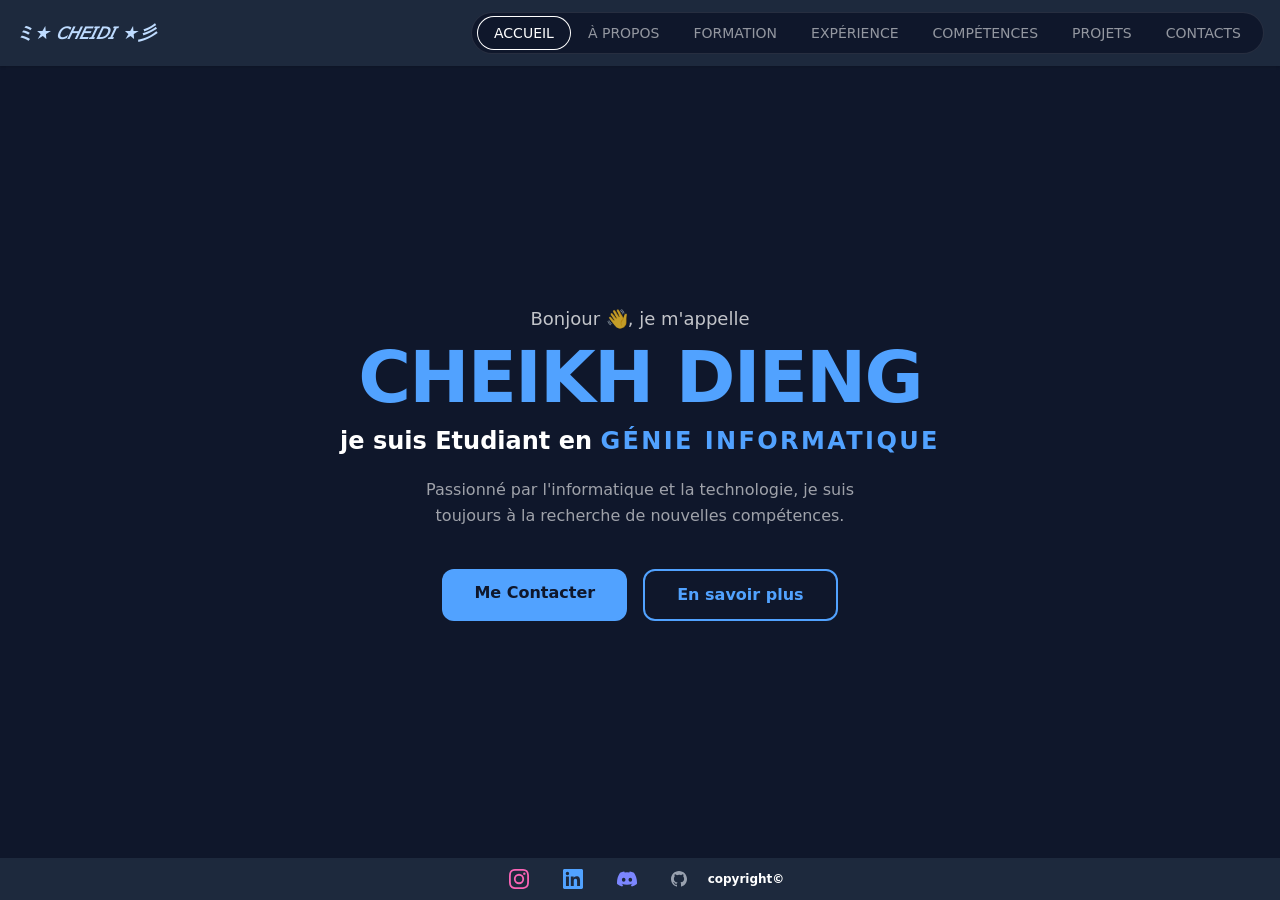
<file: INDEX.HTML>
<!DOCTYPE html>
<html lang="fr">
<head>
    <meta charset="UTF-8">
    <meta name="viewport" content="width=device-width, initial-scale=1.0">
    <link href="./output.css" rel="stylesheet">
    <title>CHEIKH DIENG</title>
    <link rel="shortcut icon" href="./CD.png" />
</head>
<body class="bg-slate-900 min-h-screen flex flex-col">

      <!-- NAVBAR -->
<div class="bg-slate-800 shadow px-4 py-3">
    <div class="flex items-center justify-between">
        <a href="INDEX.HTML" class="italic font-semibold text-lg text-blue-200">ミ★ 𝘊𝘏𝘌𝘐𝘋𝘐 ★彡</a>

        <!-- Desktop -->
        <nav class="hidden md:flex items-center bg-slate-900 border border-white/10 rounded-full px-1.5 py-1 gap-0.5">
            <a href="./INDEX.HTML"       class="px-4 py-1.5 rounded-full text-sm font-medium text-white ring-1 hover:bg-white/15 hover:text-white transition-all duration-200">ACCUEIL</a>
            <a href="./APROPOS.HTML"     class="px-4 py-1.5 rounded-full text-sm font-medium text-white/55 hover:bg-white/15 hover:text-white transition-all duration-200">À PROPOS</a>
            <a href="./PARCOUR.HTML"     class="px-4 py-1.5 rounded-full text-sm font-medium text-white/55 hover:bg-white/15 hover:text-white transition-all duration-200">FORMATION</a>
            <a href="./EXPERIENCE.HTML"  class="px-4 py-1.5 rounded-full text-sm font-medium text-white/55 hover:bg-white/15 hover:text-white transition-all duration-200">EXPÉRIENCE</a>
            <a href="./COMPETENCES.HTML" class="px-4 py-1.5 rounded-full text-sm font-medium text-white/55 hover:bg-white/15 hover:text-white transition-all duration-200">COMPÉTENCES</a>
            <a href="./PROJET.HTML"      class="px-4 py-1.5 rounded-full text-sm font-medium text-white/55 hover:bg-white/15 hover:text-white transition-all duration-200">PROJETS</a>
            <a href="./CONTACTS.HTML"    class="px-4 py-1.5 rounded-full text-sm font-medium text-white/55 ring-white/30 hover:bg-white/10 transition-all duration-200">CONTACTS</a>
        </nav>

        <!-- Hamburger mobile (sans JS avec details/summary) -->
        <details class="md:hidden relative">
            <summary class="list-none cursor-pointer p-2 rounded-xl hover:bg-white/10 transition-all duration-200">
                <svg class="w-6 h-6 text-white" fill="none" stroke="currentColor" viewBox="0 0 24 24">
                    <path stroke-linecap="round" stroke-linejoin="round" stroke-width="2" d="M4 6h16M4 12h16M4 18h16"/>
                </svg>
            </summary>
            <nav class="absolute right-0 top-12 bg-slate-800 border border-white/10 rounded-2xl p-2 flex flex-col gap-1 min-w-48 z-50 shadow-xl">
                <a href="./INDEX.HTML"       class="px-4 py-2 rounded-xl text-sm font-medium text-white/70 bg-white/10 hover:bg-white/10 hover:text-white transition-all duration-200">ACCUEIL</a>
                <a href="./APROPOS.HTML"     class="px-4 py-2 rounded-xl text-sm font-medium text-white/70 hover:bg-white/10 hover:text-white transition-all duration-200">À PROPOS</a>
                <a href="./PARCOUR.HTML"     class="px-4 py-2 rounded-xl text-sm font-medium text-white/70 hover:bg-white/10 hover:text-white transition-all duration-200">FORMATION</a>
                <a href="./EXPERIENCE.HTML"  class="px-4 py-2 rounded-xl text-sm font-medium text-white/70 hover:bg-white/10 hover:text-white transition-all duration-200">EXPÉRIENCE</a>
                <a href="./COMPETENCES.HTML" class="px-4 py-2 rounded-xl text-sm font-medium text-white/70 hover:bg-white/10 hover:text-white transition-all duration-200">COMPÉTENCES</a>
                <a href="./PROJET.HTML"      class="px-4 py-2 rounded-xl text-sm font-medium text-white/70 hover:bg-white/10 hover:text-white transition-all duration-200">PROJETS</a>
                <a href="./CONTACTS.HTML"    class="px-4 py-2 rounded-xl text-sm font-medium text-white   transition-all duration-200">CONTACTS</a>
            </nav>
        </details>
    </div>
</div>

    <!-- HERO -->
    <main class="flex-1 flex flex-col items-center justify-center text-center px-4 pb-20 pt-10">

        <p class="text-white/75 text-base md:text-lg mb-2">Bonjour 👋, je m'appelle</p>

        <h1 class="text-5xl sm:text-6xl md:text-7xl font-black tracking-tight leading-none mb-3">
            <span class="text-blue-400">CHEIKH DIENG</span>
        </h1>

        <h2 class="text-lg sm:text-xl md:text-2xl font-bold text-white mb-5">
            je suis Etudiant en <span class="text-blue-400 font-extrabold uppercase tracking-widest">Génie Informatique</span>
        </h2>

        <p class="text-white/60 text-sm sm:text-base leading-relaxed max-w-xs sm:max-w-md mb-10">
            Passionné par l'informatique et la technologie, je suis toujours à la recherche de nouvelles compétences.
        </p>

        <div class="flex flex-col sm:flex-row gap-3 sm:gap-4 w-full sm:w-auto">
            <a href="./CONTACTS.HTML" class="px-8 py-3 rounded-xl bg-blue-400 text-slate-900 font-semibold text-base hover:bg-blue-300 transition-colors duration-200 text-center">
                Me Contacter
            </a>
            <a href="./APROPOS.HTML" class="px-8 py-3 rounded-xl border-2 border-blue-400 text-blue-400 font-semibold text-base hover:bg-blue-400/10 transition-colors duration-200 text-center">
                En savoir plus
            </a>
        </div>

    </main>

    <!-- FOOTER -->
<footer class="bg-slate-800 flex flex-col items-center justify-center fixed bottom-0 w-full py-1 gap-1">

    <!-- Réseaux sociaux -->
    <div class="flex items-center gap-2">

        <!-- Instagram -->
        <a href="https://www.instagram.com/dieng_cheikh17/" target="_blank"
            class="flex items-center gap-2 hover:bg-pink-600/20 border border-transparent hover:border-pink-500/30 rounded-xl px-3 py-1.5 transition-all duration-200 group">
            <svg class="w-5 h-5 text-pink-400" fill="currentColor" viewBox="0 0 24 24">
                <path d="M12 2.163c3.204 0 3.584.012 4.85.07 3.252.148 4.771 1.691 4.919 4.919.058 1.265.069 1.645.069 4.849 0 3.205-.012 3.584-.069 4.849-.149 3.225-1.664 4.771-4.919 4.919-1.266.058-1.644.07-4.85.07-3.204 0-3.584-.012-4.849-.07-3.26-.149-4.771-1.699-4.919-4.92-.058-1.265-.07-1.644-.07-4.849 0-3.204.013-3.583.07-4.849.149-3.227 1.664-4.771 4.919-4.919 1.266-.057 1.645-.069 4.849-.069zM12 0C8.741 0 8.333.014 7.053.072 2.695.272.273 2.69.073 7.052.014 8.333 0 8.741 0 12c0 3.259.014 3.668.072 4.948.2 4.358 2.618 6.78 6.98 6.98C8.333 23.986 8.741 24 12 24c3.259 0 3.668-.014 4.948-.072 4.354-.2 6.782-2.618 6.979-6.98.059-1.28.073-1.689.073-4.948 0-3.259-.014-3.667-.072-4.947-.196-4.354-2.617-6.78-6.979-6.98C15.668.014 15.259 0 12 0zm0 5.838a6.162 6.162 0 100 12.324 6.162 6.162 0 000-12.324zM12 16a4 4 0 110-8 4 4 0 010 8zm6.406-11.845a1.44 1.44 0 100 2.881 1.44 1.44 0 000-2.881z"/>
            </svg>
            
        </a>

        <!-- LinkedIn -->
        <a href="https://www.linkedin.com/in/cheikh-dieng-46b4a1329/" target="_blank"
            class="flex items-center gap-2 hover:bg-blue-600/20 border border-transparent hover:border-blue-500/30 rounded-xl px-3 py-1.5 transition-all duration-200 group">
            <svg class="w-5 h-5 text-blue-400" fill="currentColor" viewBox="0 0 24 24">
                <path d="M20.447 20.452h-3.554v-5.569c0-1.328-.027-3.037-1.852-3.037-1.853 0-2.136 1.445-2.136 2.939v5.667H9.351V9h3.414v1.561h.046c.477-.9 1.637-1.85 3.37-1.85 3.601 0 4.267 2.37 4.267 5.455v6.286zM5.337 7.433a2.062 2.062 0 01-2.063-2.065 2.064 2.064 0 112.063 2.065zm1.782 13.019H3.555V9h3.564v11.452zM22.225 0H1.771C.792 0 0 .774 0 1.729v20.542C0 23.227.792 24 1.771 24h20.451C23.2 24 24 23.227 24 22.271V1.729C24 .774 23.2 0 22.222 0h.003z"/>
            </svg>
            
        </a>

        <!-- Discord -->
        <a href="https://discord.com/users/1020782266085027913" target="_blank"
            class="flex items-center gap-2 hover:bg-indigo-600/20 border border-transparent hover:border-indigo-500/30 rounded-xl px-3 py-1.5 transition-all duration-200 group">
            <svg class="w-5 h-5 text-indigo-400" fill="currentColor" viewBox="0 0 24 24">
                <path d="M20.317 4.37a19.791 19.791 0 00-4.885-1.515.074.074 0 00-.079.037c-.21.375-.444.864-.608 1.25a18.27 18.27 0 00-5.487 0 12.64 12.64 0 00-.617-1.25.077.077 0 00-.079-.037A19.736 19.736 0 003.677 4.37a.07.07 0 00-.032.027C.533 9.046-.32 13.58.099 18.057a.082.082 0 00.031.057 19.9 19.9 0 005.993 3.03.078.078 0 00.084-.028 14.09 14.09 0 001.226-1.994.076.076 0 00-.041-.106 13.107 13.107 0 01-1.872-.892.077.077 0 01-.008-.128 10.2 10.2 0 00.372-.292.074.074 0 01.077-.01c3.928 1.793 8.18 1.793 12.062 0a.074.074 0 01.078.01c.12.098.246.198.373.292a.077.077 0 01-.006.127 12.299 12.299 0 01-1.873.892.077.077 0 00-.041.107c.36.698.772 1.362 1.225 1.993a.076.076 0 00.084.028 19.839 19.839 0 006.002-3.03.077.077 0 00.032-.054c.5-5.177-.838-9.674-3.549-13.66a.061.061 0 00-.031-.03zM8.02 15.33c-1.183 0-2.157-1.085-2.157-2.419 0-1.333.956-2.419 2.157-2.419 1.21 0 2.176 1.096 2.157 2.42 0 1.333-.956 2.418-2.157 2.418zm7.975 0c-1.183 0-2.157-1.085-2.157-2.419 0-1.333.955-2.419 2.157-2.419 1.21 0 2.176 1.096 2.157 2.42 0 1.333-.946 2.418-2.157 2.418z"/>
            </svg>
           
        </a>
      
        <a href="https://github.com/CHEIDI1" target="_blank"
           class="flex items-center gap-2 hover:bg-gray-600/20 border border-transparent hover:border-gray-500/30 rounded-xl px-3 py-1.5 transition-all duration-200 group">
        <svg class="w-4 h-4 text-gray-400 shrink-0" fill="currentColor" viewBox="0 0 24 24">
        <path d="M12 0C5.374 0 0 5.373 0 12c0 5.302 3.438 9.8 8.207 11.387.599.111.793-.261.793-.577v-2.234c-3.338.726-4.033-1.416-4.033-1.416-.546-1.387-1.333-1.756-1.333-1.756-1.089-.745.083-.729.083-.729 1.205.084 1.839 1.237 1.839 1.237 1.07 1.834 2.807 1.304 3.492.997.107-.775.418-1.305.762-1.604-2.665-.305-5.467-1.334-5.467-5.931 0-1.311.469-2.381 1.236-3.221-.124-.303-.535-1.524.117-3.176 0 0 1.008-.322 3.301 1.23A11.509 11.509 0 0112 5.803c1.02.005 2.047.138 3.006.404 2.291-1.552 3.297-1.23 3.297-1.23.653 1.653.242 2.874.118 3.176.77.84 1.235 1.911 1.235 3.221 0 4.609-2.807 5.624-5.479 5.921.43.372.823 1.102.823 2.222v3.293c0 .319.192.694.801.576C20.566 21.797 24 17.3 24 12c0-6.627-5.373-12-12-12z"/>
        </svg>
       </a>
    <span class="text-xs font-semibold text-white">copyright©</span>
 </div>
</footer>
</body>
</html>
</file>
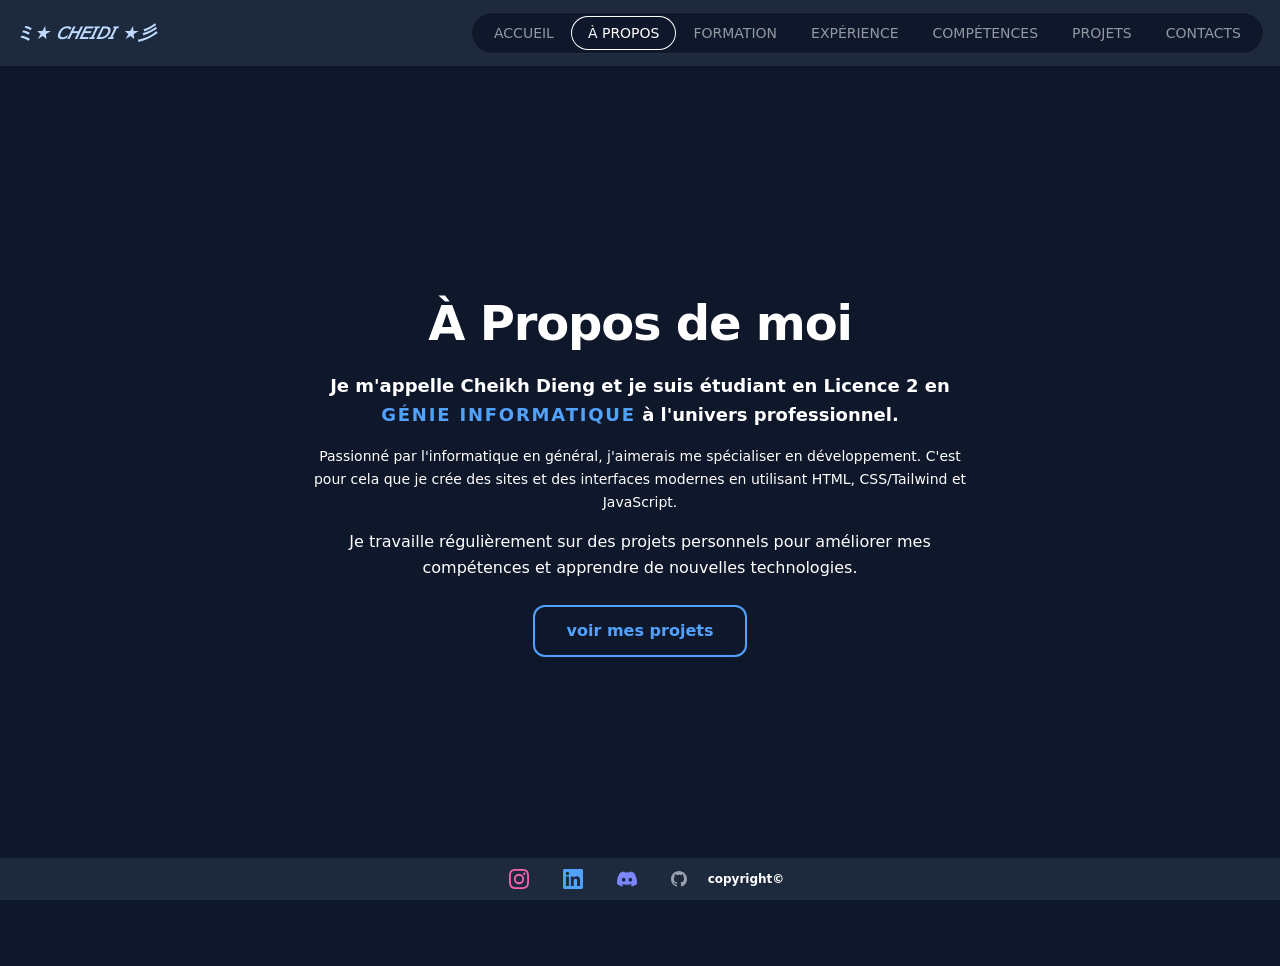
<file: APROPOS.HTML>
<!DOCTYPE html>
<html lang="en">
<head>
    <meta charset="UTF-8">
    <meta name="viewport" content="width=device-width, initial-scale=1.0">
    <link href="output.css" rel="stylesheet">
    <title>CHEIKH DIENG</title>
    <link rel="shortcut icon" href="./CD.png" />
</head>
<body class="bg-slate-900 text-white overflow-hidden">

    <!-- NAVBAR -->
<div class="bg-slate-800 shadow px-4 py-3">
    <div class="flex items-center justify-between">
        <a href="INDEX.HTML" class="italic font-semibold text-lg text-blue-200">ミ★ 𝘊𝘏𝘌𝘐𝘋𝘐 ★彡</a>

        <!-- Desktop -->
        <nav class="hidden md:flex items-center bg-slate-900 border border-white/10 rounded-full px-1.5 py-1 gap-0.5">
            <a href="./INDEX.HTML"       class="px-4 py-1.5 rounded-full text-sm font-medium text-white/55 hover:bg-white/15 hover:text-white transition-all duration-200">ACCUEIL</a>
            <a href="./APROPOS.HTML"     class="px-4 py-1.5 rounded-full text-sm font-medium text-white ring-1 hover:bg-white/15 hover:text-white transition-all duration-200">À PROPOS</a>
            <a href="./PARCOUR.HTML"     class="px-4 py-1.5 rounded-full text-sm font-medium text-white/55 hover:bg-white/15 hover:text-white transition-all duration-200">FORMATION</a>
            <a href="./EXPERIENCE.HTML"  class="px-4 py-1.5 rounded-full text-sm font-medium text-white/55 hover:bg-white/15 hover:text-white transition-all duration-200">EXPÉRIENCE</a>
            <a href="./COMPETENCES.HTML" class="px-4 py-1.5 rounded-full text-sm font-medium text-white/55 hover:bg-white/15 hover:text-white transition-all duration-200">COMPÉTENCES</a>
            <a href="./PROJET.HTML"      class="px-4 py-1.5 rounded-full text-sm font-medium text-white/55 hover:bg-white/15 hover:text-white transition-all duration-200">PROJETS</a>
            <a href="./CONTACTS.HTML"    class="px-4 py-1.5 rounded-full text-sm font-medium text-white/55   ring-white/30 hover:bg-white/10 transition-all duration-200">CONTACTS</a>
        </nav>

        <!-- Hamburger mobile (sans JS avec details/summary) -->
        <details class="md:hidden relative">
            <summary class="list-none cursor-pointer p-2 rounded-xl hover:bg-white/10 transition-all duration-200">
                <svg class="w-6 h-6 text-white" fill="none" stroke="currentColor" viewBox="0 0 24 24">
                    <path stroke-linecap="round" stroke-linejoin="round" stroke-width="2" d="M4 6h16M4 12h16M4 18h16"/>
                </svg>
            </summary>
            <nav class="absolute right-0 top-12 bg-slate-800 border border-white/10 rounded-2xl p-2 flex flex-col gap-1 min-w-48 z-50 shadow-xl">
                <a href="./INDEX.HTML"       class="px-4 py-2 rounded-xl text-sm font-medium text-white/70 hover:bg-white/10 hover:text-white transition-all duration-200">ACCUEIL</a>
                <a href="./APROPOS.HTML"     class="px-4 py-2 rounded-xl text-sm font-medium text-white/70 bg-white/10 hover:bg-white/10 hover:text-white transition-all duration-200">À PROPOS</a>
                <a href="./PARCOUR.HTML"     class="px-4 py-2 rounded-xl text-sm font-medium text-white/70 hover:bg-white/10 hover:text-white transition-all duration-200">FORMATION</a>
                <a href="./EXPERIENCE.HTML"  class="px-4 py-2 rounded-xl text-sm font-medium text-white/70 hover:bg-white/10 hover:text-white transition-all duration-200">EXPÉRIENCE</a>
                <a href="./COMPETENCES.HTML" class="px-4 py-2 rounded-xl text-sm font-medium text-white/70 hover:bg-white/10 hover:text-white transition-all duration-200">COMPÉTENCES</a>
                <a href="./PROJET.HTML"      class="px-4 py-2 rounded-xl text-sm font-medium text-white/70 hover:bg-white/10 hover:text-white transition-all duration-200">PROJETS</a>
                <a href="./CONTACTS.HTML"    class="px-4 py-2 rounded-xl text-sm font-medium text-white  transition-all duration-200">CONTACTS</a>
            </nav>
        </details>
    </div>
</div>
   <!-- CONTENU -->
<main class="flex-1 flex flex-col items-center justify-center text-center px-4 py-5 pb-24 min-h-screen">

    <h1 class="text-3xl sm:text-4xl md:text-5xl font-black tracking-tight mb-6">
        <span class="text-white">À Propos de moi</span>
    </h1>

    <div class="max-w-2xl flex flex-col gap-4">
        <p class="text-base sm:text-lg font-bold text-white leading-relaxed">
            Je m'appelle <span class="text-white font-extrabold">Cheikh Dieng</span> et je suis étudiant en Licence 2 en
            <span class="text-blue-400 font-extrabold uppercase tracking-widest">Génie Informatique</span>
            à l'univers professionnel.
        </p>

        <p class="text-white text-sm sm:t ext-base leading-relaxed">
            Passionné par l'informatique en général, j'aimerais me spécialiser en développement. C'est pour cela que je crée des sites et des interfaces modernes en utilisant HTML, CSS/Tailwind et JavaScript.
        </p>

        <p class="text-white  text-sm sm:text-base leading-relaxed">
            Je travaille régulièrement sur des projets personnels pour améliorer mes compétences et apprendre de nouvelles technologies.
        </p>
    </div>
    <BR> 
    <a href="./PROJET.HTML" class="px-8 py-3 rounded-xl border-2 border-blue-400 text-blue-400 font-semibold text-base hover:bg-blue-400/10 transition-colors duration-200 text-center">
                voir mes projets
            </a>

</main>
    <!-- FOOTER -->
<footer class="bg-slate-800 flex flex-col items-center justify-center fixed bottom-0 w-full py-1 gap-1">

    <!-- Réseaux sociaux -->
    <div class="flex items-center gap-2">

        <!-- Instagram -->
        <a href="https://www.instagram.com/dieng_cheikh17/" target="_blank"
            class="flex items-center gap-2 hover:bg-pink-600/20 border border-transparent hover:border-pink-500/30 rounded-xl px-3 py-1.5 transition-all duration-200 group">
            <svg class="w-5 h-5 text-pink-400" fill="currentColor" viewBox="0 0 24 24">
                <path d="M12 2.163c3.204 0 3.584.012 4.85.07 3.252.148 4.771 1.691 4.919 4.919.058 1.265.069 1.645.069 4.849 0 3.205-.012 3.584-.069 4.849-.149 3.225-1.664 4.771-4.919 4.919-1.266.058-1.644.07-4.85.07-3.204 0-3.584-.012-4.849-.07-3.26-.149-4.771-1.699-4.919-4.92-.058-1.265-.07-1.644-.07-4.849 0-3.204.013-3.583.07-4.849.149-3.227 1.664-4.771 4.919-4.919 1.266-.057 1.645-.069 4.849-.069zM12 0C8.741 0 8.333.014 7.053.072 2.695.272.273 2.69.073 7.052.014 8.333 0 8.741 0 12c0 3.259.014 3.668.072 4.948.2 4.358 2.618 6.78 6.98 6.98C8.333 23.986 8.741 24 12 24c3.259 0 3.668-.014 4.948-.072 4.354-.2 6.782-2.618 6.979-6.98.059-1.28.073-1.689.073-4.948 0-3.259-.014-3.667-.072-4.947-.196-4.354-2.617-6.78-6.979-6.98C15.668.014 15.259 0 12 0zm0 5.838a6.162 6.162 0 100 12.324 6.162 6.162 0 000-12.324zM12 16a4 4 0 110-8 4 4 0 010 8zm6.406-11.845a1.44 1.44 0 100 2.881 1.44 1.44 0 000-2.881z"/>
            </svg>
            
        </a>

        <!-- LinkedIn -->
        <a href="https://www.linkedin.com/in/cheikh-dieng-46b4a1329/" target="_blank"
            class="flex items-center gap-2 hover:bg-blue-600/20 border border-transparent hover:border-blue-500/30 rounded-xl px-3 py-1.5 transition-all duration-200 group">
            <svg class="w-5 h-5 text-blue-400" fill="currentColor" viewBox="0 0 24 24">
                <path d="M20.447 20.452h-3.554v-5.569c0-1.328-.027-3.037-1.852-3.037-1.853 0-2.136 1.445-2.136 2.939v5.667H9.351V9h3.414v1.561h.046c.477-.9 1.637-1.85 3.37-1.85 3.601 0 4.267 2.37 4.267 5.455v6.286zM5.337 7.433a2.062 2.062 0 01-2.063-2.065 2.064 2.064 0 112.063 2.065zm1.782 13.019H3.555V9h3.564v11.452zM22.225 0H1.771C.792 0 0 .774 0 1.729v20.542C0 23.227.792 24 1.771 24h20.451C23.2 24 24 23.227 24 22.271V1.729C24 .774 23.2 0 22.222 0h.003z"/>
            </svg>
            
        </a>

        <!-- Discord -->
        <a href="https://discord.com/users/1020782266085027913" target="_blank"
            class="flex items-center gap-2 hover:bg-indigo-600/20 border border-transparent hover:border-indigo-500/30 rounded-xl px-3 py-1.5 transition-all duration-200 group">
            <svg class="w-5 h-5 text-indigo-400" fill="currentColor" viewBox="0 0 24 24">
                <path d="M20.317 4.37a19.791 19.791 0 00-4.885-1.515.074.074 0 00-.079.037c-.21.375-.444.864-.608 1.25a18.27 18.27 0 00-5.487 0 12.64 12.64 0 00-.617-1.25.077.077 0 00-.079-.037A19.736 19.736 0 003.677 4.37a.07.07 0 00-.032.027C.533 9.046-.32 13.58.099 18.057a.082.082 0 00.031.057 19.9 19.9 0 005.993 3.03.078.078 0 00.084-.028 14.09 14.09 0 001.226-1.994.076.076 0 00-.041-.106 13.107 13.107 0 01-1.872-.892.077.077 0 01-.008-.128 10.2 10.2 0 00.372-.292.074.074 0 01.077-.01c3.928 1.793 8.18 1.793 12.062 0a.074.074 0 01.078.01c.12.098.246.198.373.292a.077.077 0 01-.006.127 12.299 12.299 0 01-1.873.892.077.077 0 00-.041.107c.36.698.772 1.362 1.225 1.993a.076.076 0 00.084.028 19.839 19.839 0 006.002-3.03.077.077 0 00.032-.054c.5-5.177-.838-9.674-3.549-13.66a.061.061 0 00-.031-.03zM8.02 15.33c-1.183 0-2.157-1.085-2.157-2.419 0-1.333.956-2.419 2.157-2.419 1.21 0 2.176 1.096 2.157 2.42 0 1.333-.956 2.418-2.157 2.418zm7.975 0c-1.183 0-2.157-1.085-2.157-2.419 0-1.333.955-2.419 2.157-2.419 1.21 0 2.176 1.096 2.157 2.42 0 1.333-.946 2.418-2.157 2.418z"/>
            </svg>
           
        </a>
           <a href="https://github.com/CHEIDI1" target="_blank"
           class="flex items-center gap-2 hover:bg-gray-600/20 border border-transparent hover:border-gray-500/30 rounded-xl px-3 py-1.5 transition-all duration-200 group">
        <svg class="w-4 h-4 text-gray-400 shrink-0" fill="currentColor" viewBox="0 0 24 24">
        <path d="M12 0C5.374 0 0 5.373 0 12c0 5.302 3.438 9.8 8.207 11.387.599.111.793-.261.793-.577v-2.234c-3.338.726-4.033-1.416-4.033-1.416-.546-1.387-1.333-1.756-1.333-1.756-1.089-.745.083-.729.083-.729 1.205.084 1.839 1.237 1.839 1.237 1.07 1.834 2.807 1.304 3.492.997.107-.775.418-1.305.762-1.604-2.665-.305-5.467-1.334-5.467-5.931 0-1.311.469-2.381 1.236-3.221-.124-.303-.535-1.524.117-3.176 0 0 1.008-.322 3.301 1.23A11.509 11.509 0 0112 5.803c1.02.005 2.047.138 3.006.404 2.291-1.552 3.297-1.23 3.297-1.23.653 1.653.242 2.874.118 3.176.77.84 1.235 1.911 1.235 3.221 0 4.609-2.807 5.624-5.479 5.921.43.372.823 1.102.823 2.222v3.293c0 .319.192.694.801.576C20.566 21.797 24 17.3 24 12c0-6.627-5.373-12-12-12z"/>
        </svg>
     </a>

</a>
    <span class="text-xs font-semibold text-white">copyright©</span>
 </div>
</footer>

</body>
</html>
</file>
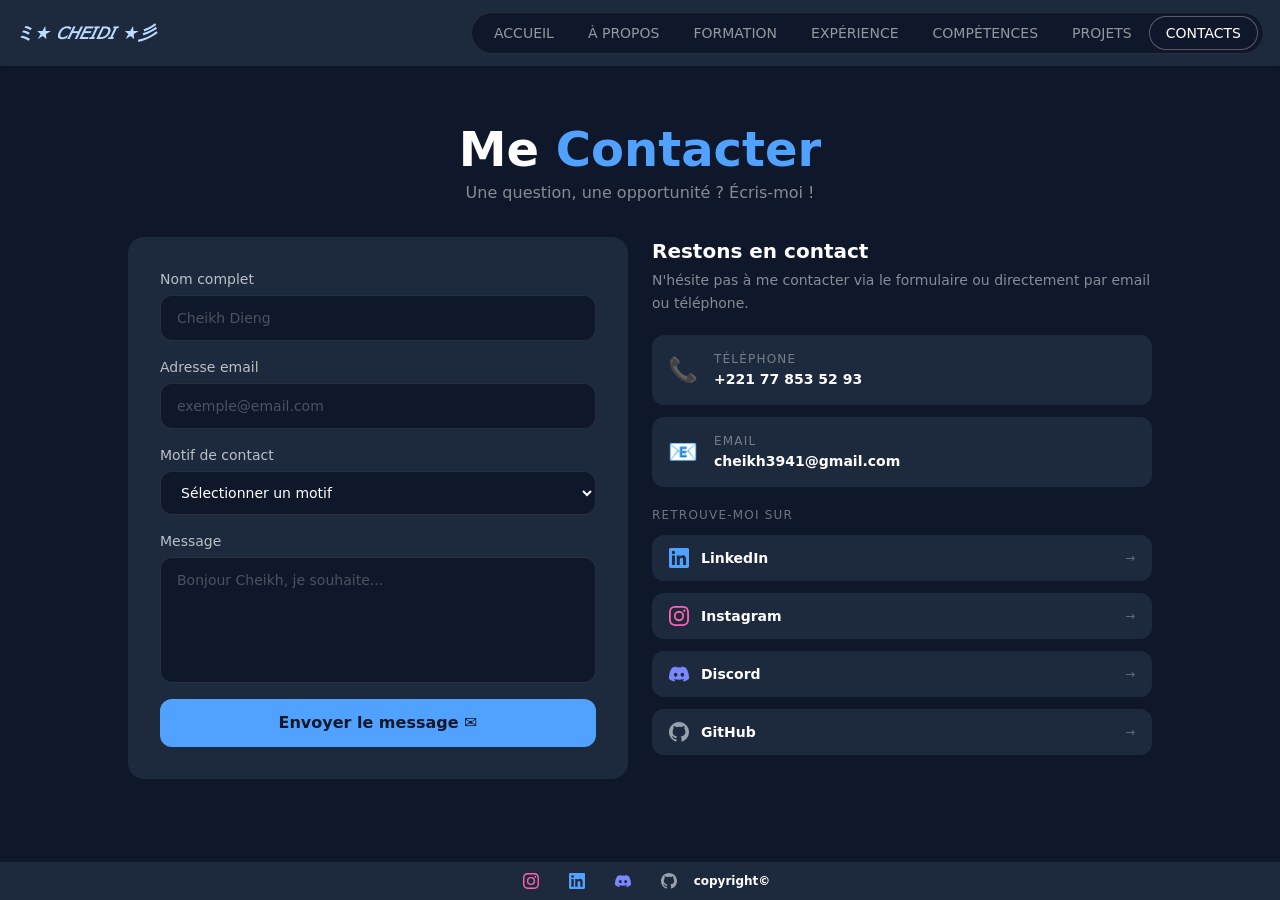
<file: CONTACTS.HTML>
<!DOCTYPE html>
<html lang="fr">
<head>
    <meta charset="UTF-8">
    <meta name="viewport" content="width=device-width, initial-scale=1.0">
    <link href="./output.css" rel="stylesheet">
    <title>CHEIKH DIENG</title>
    <link rel="shortcut icon" href="./CD.png" />
</head>
<body class="bg-slate-900 min-h-screen flex flex-col">

   <!-- NAVBAR -->
<div class="bg-slate-800 shadow px-4 py-3">
    <div class="flex items-center justify-between">
        <a href="INDEX.HTML" class="italic font-semibold text-lg text-blue-200">ミ★ 𝘊𝘏𝘌𝘐𝘋𝘐 ★彡</a>

        <!-- Desktop -->
        <nav class="hidden md:flex items-center bg-slate-900 border border-white/10 rounded-full px-1.5 py-1 gap-0.5">
            <a href="./INDEX.HTML"       class="px-4 py-1.5 rounded-full text-sm font-medium text-white/55 hover:bg-white/15 hover:text-white transition-all duration-200">ACCUEIL</a>
            <a href="./APROPOS.HTML"     class="px-4 py-1.5 rounded-full text-sm font-medium text-white/55 hover:bg-white/15 hover:text-white transition-all duration-200">À PROPOS</a>
            <a href="./PARCOUR.HTML"     class="px-4 py-1.5 rounded-full text-sm font-medium text-white/55 hover:bg-white/15 hover:text-white transition-all duration-200">FORMATION</a>
            <a href="./EXPERIENCE.HTML"  class="px-4 py-1.5 rounded-full text-sm font-medium text-white/55 hover:bg-white/15 hover:text-white transition-all duration-200">EXPÉRIENCE</a>
            <a href="./COMPETENCES.HTML" class="px-4 py-1.5 rounded-full text-sm font-medium text-white/55 hover:bg-white/15 hover:text-white transition-all duration-200">COMPÉTENCES</a>
            <a href="./PROJET.HTML"      class="px-4 py-1.5 rounded-full text-sm font-medium text-white/55 hover:bg-white/15 hover:text-white transition-all duration-200">PROJETS</a>
            <a href="./CONTACTS.HTML"    class="px-4 py-1.5 rounded-full text-sm font-medium text-white ring-1 ring-white/30 hover:bg-white/10 transition-all duration-200">CONTACTS</a>
        </nav>

        <!-- Hamburger mobile (sans JS avec details/summary) -->
        <details class="md:hidden relative">
            <summary class="list-none cursor-pointer p-2 rounded-xl hover:bg-white/10 transition-all duration-200">
                <svg class="w-6 h-6 text-white" fill="none" stroke="currentColor" viewBox="0 0 24 24">
                    <path stroke-linecap="round" stroke-linejoin="round" stroke-width="2" d="M4 6h16M4 12h16M4 18h16"/>
                </svg>
            </summary>
            <nav class="absolute right-0 top-12 bg-slate-800 border border-white/10 rounded-2xl p-2 flex flex-col gap-1 min-w-48 z-50 shadow-xl">
                <a href="./INDEX.HTML"       class="px-4 py-2 rounded-xl text-sm font-medium text-white/70 hover:bg-white/10 hover:text-white transition-all duration-200">ACCUEIL</a>
                <a href="./APROPOS.HTML"     class="px-4 py-2 rounded-xl text-sm font-medium text-white/70 hover:bg-white/10 hover:text-white transition-all duration-200">À PROPOS</a>
                <a href="./PARCOUR.HTML"     class="px-4 py-2 rounded-xl text-sm font-medium text-white/70 hover:bg-white/10 hover:text-white transition-all duration-200">FORMATION</a>
                <a href="./EXPERIENCE.HTML"  class="px-4 py-2 rounded-xl text-sm font-medium text-white/70 hover:bg-white/10 hover:text-white transition-all duration-200">EXPÉRIENCE</a>
                <a href="./COMPETENCES.HTML" class="px-4 py-2 rounded-xl text-sm font-medium text-white/70 hover:bg-white/10 hover:text-white transition-all duration-200">COMPÉTENCES</a>
                <a href="./PROJET.HTML"      class="px-4 py-2 rounded-xl text-sm font-medium text-white/70 hover:bg-white/10 hover:text-white transition-all duration-200">PROJETS</a>
                <a href="./CONTACTS.HTML"    class="px-4 py-2 rounded-xl text-sm font-medium text-white  hover:bg-white/10  hover:text-white transition-all duration-200">CONTACTS</a>
            </nav>
        </details>
    </div>
</div>
    <!-- CONTENU -->
    <main class="flex-1 px-4 py-10 flex items-center justify-center">
        <div class="max-w-5xl w-full flex flex-col gap-8">

            <!-- Titre -->
            <div class="text-center">
                <h2 class="text-3xl sm:text-4xl md:text-5xl font-black text-white mb-2">Me <span class="text-blue-400">Contacter</span></h2>
                <p class="text-white/50 text-sm sm:text-base">Une question, une opportunité ? Écris-moi !</p>
            </div>

            <!-- Grille 2 colonnes sur lg -->
            <div class="grid grid-cols-1 lg:grid-cols-2 gap-6">

                <!-- FORMULAIRE -->
                <form action="https://formspree.io/f/meelbber" method="POST"
    class="bg-slate-800 rounded-2xl p-5 sm:p-8 flex flex-col gap-4">

    <div class="flex flex-col gap-1.5">
        <label class="text-sm font-medium text-white/70">Nom complet</label>
        <input type="text" name="nom" placeholder="Cheikh Dieng" required
            class="bg-slate-900 border border-white/10 rounded-xl px-4 py-3 text-white text-sm placeholder-white/25 focus:outline-none focus:border-blue-400 transition-colors duration-200 w-full">
    </div>

    <div class="flex flex-col gap-1.5">
        <label class="text-sm font-medium text-white/70">Adresse email</label>
        <input type="email" name="email" placeholder="exemple@email.com" required
            class="bg-slate-900 border border-white/10 rounded-xl px-4 py-3 text-white text-sm placeholder-white/25 focus:outline-none focus:border-blue-400 transition-colors duration-200 w-full">
    </div>

    <div class="flex flex-col gap-1.5">
        <label class="text-sm font-medium text-white/70">Motif de contact</label>
        <select name="motif" class="bg-slate-900 border border-white/10 rounded-xl px-4 py-3 text-white text-sm focus:outline-none focus:border-blue-400 transition-colors duration-200 w-full">
            <option value="">Sélectionner un motif</option>
            <option value="stage">Proposition de stage</option>
            <option value="projet">Collaboration sur un projet</option>
            <option value="question">Question générale</option>
            <option value="autre">Autre</option>
        </select>
    </div>

    <div class="flex flex-col gap-1.5">
        <label class="text-sm font-medium text-white/70">Message</label>
        <textarea name="message" rows="5" placeholder="Bonjour Cheikh, je souhaite..." required
            class="bg-slate-900 border border-white/10 rounded-xl px-4 py-3 text-white text-sm placeholder-white/25 focus:outline-none focus:border-blue-400 transition-colors duration-200 resize-none w-full"></textarea>
    </div>

    <button type="submit"
        class="w-full py-3 rounded-xl bg-blue-400 text-slate-900 font-bold text-base hover:bg-blue-300 transition-colors duration-200">
        Envoyer le message ✉️
    </button>

</form>

                <!-- INFOS CONTACT -->
                <div class="flex flex-col gap-5">

                    <div>
                        <h3 class="text-xl font-bold text-white mb-1">Restons en contact</h3>
                        <p class="text-white/50 text-sm leading-relaxed">
                            N'hésite pas à me contacter via le formulaire ou directement par email ou téléphone.
                        </p>
                    </div>

                    <!-- Téléphone + Email -->
                    <div class="grid grid-cols-1 sm:grid-cols-2 lg:grid-cols-1 gap-3">
                        <div class="flex items-center gap-4 bg-slate-800 rounded-xl px-4 py-4">
                            <span class="text-2xl shrink-0">📞</span>
                            <div class="min-w-0">
                                <p class="text-white/40 text-xs font-medium uppercase tracking-widest mb-0.5">Téléphone</p>
                                <a href="tel:+221778535293" class="text-white font-semibold text-sm hover:text-blue-400 transition-colors duration-200 block truncate">
                                    +221 77 853 52 93
                                </a>
                            </div>
                        </div>
                        <div class="flex items-center gap-4 bg-slate-800 rounded-xl px-4 py-4">
                            <span class="text-2xl shrink-0">📧</span>
                            <div class="min-w-0">
                                <p class="text-white/40 text-xs font-medium uppercase tracking-widest mb-0.5">Email</p>
                                <a href="mailto:cheikh3941@gmail.com" class="text-white font-semibold text-sm hover:text-blue-400 transition-colors duration-200 block truncate">
                                    cheikh3941@gmail.com
                                </a>
                            </div>
                        </div>
                    </div>

                    <!-- Réseaux sociaux -->
                    <div>
                        <p class="text-white/40 text-xs font-medium uppercase tracking-widest mb-3">Retrouve-moi sur</p>
                        <div class="flex flex-col gap-3">

                            <a href="https://www.linkedin.com/in/cheikh-dieng-46b4a1329/" target="_blank"
                                class="flex items-center gap-3 bg-slate-800 hover:bg-blue-600/20 border border-transparent hover:border-blue-500/30 rounded-xl px-4 py-3 transition-all duration-200 group">
                                <svg class="w-5 h-5 text-blue-400 shrink-0" fill="currentColor" viewBox="0 0 24 24">
                                    <path d="M20.447 20.452h-3.554v-5.569c0-1.328-.027-3.037-1.852-3.037-1.853 0-2.136 1.445-2.136 2.939v5.667H9.351V9h3.414v1.561h.046c.477-.9 1.637-1.85 3.37-1.85 3.601 0 4.267 2.37 4.267 5.455v6.286zM5.337 7.433a2.062 2.062 0 01-2.063-2.065 2.064 2.064 0 112.063 2.065zm1.782 13.019H3.555V9h3.564v11.452zM22.225 0H1.771C.792 0 0 .774 0 1.729v20.542C0 23.227.792 24 1.771 24h20.451C23.2 24 24 23.227 24 22.271V1.729C24 .774 23.2 0 22.222 0h.003z"/>
                                </svg>
                                <span class="text-white font-semibold text-sm group-hover:text-blue-400 transition-colors duration-200">LinkedIn</span>
                                <span class="ml-auto text-white/30 text-xs group-hover:text-blue-400 transition-colors duration-200">→</span>
                            </a>

                            <a href="https://www.instagram.com/dieng_cheikh17/" target="_blank"
                                class="flex items-center gap-3 bg-slate-800 hover:bg-pink-600/20 border border-transparent hover:border-pink-500/30 rounded-xl px-4 py-3 transition-all duration-200 group">
                                <svg class="w-5 h-5 text-pink-400 shrink-0" fill="currentColor" viewBox="0 0 24 24">
                                    <path d="M12 2.163c3.204 0 3.584.012 4.85.07 3.252.148 4.771 1.691 4.919 4.919.058 1.265.069 1.645.069 4.849 0 3.205-.012 3.584-.069 4.849-.149 3.225-1.664 4.771-4.919 4.919-1.266.058-1.644.07-4.85.07-3.204 0-3.584-.012-4.849-.07-3.26-.149-4.771-1.699-4.919-4.92-.058-1.265-.07-1.644-.07-4.849 0-3.204.013-3.583.07-4.849.149-3.227 1.664-4.771 4.919-4.919 1.266-.057 1.645-.069 4.849-.069zM12 0C8.741 0 8.333.014 7.053.072 2.695.272.273 2.69.073 7.052.014 8.333 0 8.741 0 12c0 3.259.014 3.668.072 4.948.2 4.358 2.618 6.78 6.98 6.98C8.333 23.986 8.741 24 12 24c3.259 0 3.668-.014 4.948-.072 4.354-.2 6.782-2.618 6.979-6.98.059-1.28.073-1.689.073-4.948 0-3.259-.014-3.667-.072-4.947-.196-4.354-2.617-6.78-6.979-6.98C15.668.014 15.259 0 12 0zm0 5.838a6.162 6.162 0 100 12.324 6.162 6.162 0 000-12.324zM12 16a4 4 0 110-8 4 4 0 010 8zm6.406-11.845a1.44 1.44 0 100 2.881 1.44 1.44 0 000-2.881z"/>
                                </svg>
                                <span class="text-white font-semibold text-sm group-hover:text-pink-400 transition-colors duration-200">Instagram</span>
                                <span class="ml-auto text-white/30 text-xs group-hover:text-pink-400 transition-colors duration-200">→</span>
                            </a>

                            <a href="https://discord.com/users/1020782266085027913" target="_blank"
                                class="flex items-center gap-3 bg-slate-800 hover:bg-indigo-600/20 border border-transparent hover:border-indigo-500/30 rounded-xl px-4 py-3 transition-all duration-200 group">
                                <svg class="w-5 h-5 text-indigo-400 shrink-0" fill="currentColor" viewBox="0 0 24 24">
                                    <path d="M20.317 4.37a19.791 19.791 0 00-4.885-1.515.074.074 0 00-.079.037c-.21.375-.444.864-.608 1.25a18.27 18.27 0 00-5.487 0 12.64 12.64 0 00-.617-1.25.077.077 0 00-.079-.037A19.736 19.736 0 003.677 4.37a.07.07 0 00-.032.027C.533 9.046-.32 13.58.099 18.057a.082.082 0 00.031.057 19.9 19.9 0 005.993 3.03.078.078 0 00.084-.028 14.09 14.09 0 001.226-1.994.076.076 0 00-.041-.106 13.107 13.107 0 01-1.872-.892.077.077 0 01-.008-.128 10.2 10.2 0 00.372-.292.074.074 0 01.077-.01c3.928 1.793 8.18 1.793 12.062 0a.074.074 0 01.078.01c.12.098.246.198.373.292a.077.077 0 01-.006.127 12.299 12.299 0 01-1.873.892.077.077 0 00-.041.107c.36.698.772 1.362 1.225 1.993a.076.076 0 00.084.028 19.839 19.839 0 006.002-3.03.077.077 0 00.032-.054c.5-5.177-.838-9.674-3.549-13.66a.061.061 0 00-.031-.03zM8.02 15.33c-1.183 0-2.157-1.085-2.157-2.419 0-1.333.956-2.419 2.157-2.419 1.21 0 2.176 1.096 2.157 2.42 0 1.333-.956 2.418-2.157 2.418zm7.975 0c-1.183 0-2.157-1.085-2.157-2.419 0-1.333.955-2.419 2.157-2.419 1.21 0 2.176 1.096 2.157 2.42 0 1.333-.946 2.418-2.157 2.418z"/>
                                </svg>
                                <span class="text-white font-semibold text-sm group-hover:text-indigo-400 transition-colors duration-200">Discord</span>
                                <span class="ml-auto text-white/30 text-xs group-hover:text-indigo-400 transition-colors duration-200">→</span>
                            </a>
                            <a href="https://github.com/CHEIDI1" target="_blank"
                               class="flex items-center gap-3 bg-slate-800 hover:bg-gray-700/20 border border-transparent hover:border-gray-500/30 rounded-xl px-4 py-3 transition-all duration-200 group">
                               <svg class="w-5 h-5 text-gray-400 shrink-0" fill="currentColor" viewBox="0 0 24 24">
                               <path d="M12 0C5.374 0 0 5.373 0 12c0 5.302 3.438 9.8 8.207 11.387.599.111.793-.261.793-.577v-2.234c-3.338.726-4.033-1.416-4.033-1.416-.546-1.387-1.333-1.756-1.333-1.756-1.089-.745.083-.729.083-.729 1.205.084 1.839 1.237 1.839 1.237 1.07 1.834 2.807 1.304 3.492.997.107-.775.418-1.305.762-1.604-2.665-.305-5.467-1.334-5.467-5.931 0-1.311.469-2.381 1.236-3.221-.124-.303-.535-1.524.117-3.176 0 0 1.008-.322 3.301 1.23A11.509 11.509 0 0112 5.803c1.02.005 2.047.138 3.006.404 2.291-1.552 3.297-1.23 3.297-1.23.653 1.653.242 2.874.118 3.176.77.84 1.235 1.911 1.235 3.221 0 4.609-2.807 5.624-5.479 5.921.43.372.823 1.102.823 2.222v3.293c0 .319.192.694.801.576C20.566 21.797 24 17.3 24 12c0-6.627-5.373-12-12-12z"/>
                                    </svg>
                               <span class="text-white font-semibold text-sm group-hover:text-gray-400 transition-colors duration-200">GitHub</span>
                                 <span class="ml-auto text-white/30 text-xs group-hover:text-gray-400 transition-colors duration-200">→</span>
</a>
                        </div>
                    </div>
                </div>
            </div>
        </div>
    </main>

    <!-- FOOTER — dans le flux normal, pas fixed -->
    <footer class="bg-slate-800 flex flex-col items-center justify-center w-full py-1 gap-1 mt-6">
        <div class="flex items-center gap-1 flex-wrap justify-center">
            <a href="https://www.instagram.com/dieng_cheikh17/" target="_blank"
                class="flex items-center gap-2 hover:bg-pink-600/20 border border-transparent hover:border-pink-500/30 rounded-xl px-3 py-1.5 transition-all duration-200 group">
                <svg class="w-4 h-4 text-pink-400" fill="currentColor" viewBox="0 0 24 24">
                    <path d="M12 2.163c3.204 0 3.584.012 4.85.07 3.252.148 4.771 1.691 4.919 4.919.058 1.265.069 1.645.069 4.849 0 3.205-.012 3.584-.069 4.849-.149 3.225-1.664 4.771-4.919 4.919-1.266.058-1.644.07-4.85.07-3.204 0-3.584-.012-4.849-.07-3.26-.149-4.771-1.699-4.919-4.92-.058-1.265-.07-1.644-.07-4.849 0-3.204.013-3.583.07-4.849.149-3.227 1.664-4.771 4.919-4.919 1.266-.057 1.645-.069 4.849-.069zM12 0C8.741 0 8.333.014 7.053.072 2.695.272.273 2.69.073 7.052.014 8.333 0 8.741 0 12c0 3.259.014 3.668.072 4.948.2 4.358 2.618 6.78 6.98 6.98C8.333 23.986 8.741 24 12 24c3.259 0 3.668-.014 4.948-.072 4.354-.2 6.782-2.618 6.979-6.98.059-1.28.073-1.689.073-4.948 0-3.259-.014-3.667-.072-4.947-.196-4.354-2.617-6.78-6.979-6.98C15.668.014 15.259 0 12 0zm0 5.838a6.162 6.162 0 100 12.324 6.162 6.162 0 000-12.324zM12 16a4 4 0 110-8 4 4 0 010 8zm6.406-11.845a1.44 1.44 0 100 2.881 1.44 1.44 0 000-2.881z"/>
                </svg>
            </a>
            <a href="https://www.linkedin.com/in/cheikh-dieng-46b4a1329/" target="_blank"
                class="flex items-center gap-2 hover:bg-blue-600/20 border border-transparent hover:border-blue-500/30 rounded-xl px-3 py-1.5 transition-all duration-200 group">
                <svg class="w-4 h-4 text-blue-400" fill="currentColor" viewBox="0 0 24 24">
                    <path d="M20.447 20.452h-3.554v-5.569c0-1.328-.027-3.037-1.852-3.037-1.853 0-2.136 1.445-2.136 2.939v5.667H9.351V9h3.414v1.561h.046c.477-.9 1.637-1.85 3.37-1.85 3.601 0 4.267 2.37 4.267 5.455v6.286zM5.337 7.433a2.062 2.062 0 01-2.063-2.065 2.064 2.064 0 112.063 2.065zm1.782 13.019H3.555V9h3.564v11.452zM22.225 0H1.771C.792 0 0 .774 0 1.729v20.542C0 23.227.792 24 1.771 24h20.451C23.2 24 24 23.227 24 22.271V1.729C24 .774 23.2 0 22.222 0h.003z"/>
                </svg>
            </a>
            <a href="https://discord.com/users/1020782266085027913" target="_blank"
                class="flex items-center gap-2 hover:bg-indigo-600/20 border border-transparent hover:border-indigo-500/30 rounded-xl px-3 py-1.5 transition-all duration-200 group">
                <svg class="w-4 h-4 text-indigo-400" fill="currentColor" viewBox="0 0 24 24">
                    <path d="M20.317 4.37a19.791 19.791 0 00-4.885-1.515.074.074 0 00-.079.037c-.21.375-.444.864-.608 1.25a18.27 18.27 0 00-5.487 0 12.64 12.64 0 00-.617-1.25.077.077 0 00-.079-.037A19.736 19.736 0 003.677 4.37a.07.07 0 00-.032.027C.533 9.046-.32 13.58.099 18.057a.082.082 0 00.031.057 19.9 19.9 0 005.993 3.03.078.078 0 00.084-.028 14.09 14.09 0 001.226-1.994.076.076 0 00-.041-.106 13.107 13.107 0 01-1.872-.892.077.077 0 01-.008-.128 10.2 10.2 0 00.372-.292.074.074 0 01.077-.01c3.928 1.793 8.18 1.793 12.062 0a.074.074 0 01.078.01c.12.098.246.198.373.292a.077.077 0 01-.006.127 12.299 12.299 0 01-1.873.892.077.077 0 00-.041.107c.36.698.772 1.362 1.225 1.993a.076.076 0 00.084.028 19.839 19.839 0 006.002-3.03.077.077 0 00.032-.054c.5-5.177-.838-9.674-3.549-13.66a.061.061 0 00-.031-.03zM8.02 15.33c-1.183 0-2.157-1.085-2.157-2.419 0-1.333.956-2.419 2.157-2.419 1.21 0 2.176 1.096 2.157 2.42 0 1.333-.956 2.418-2.157 2.418zm7.975 0c-1.183 0-2.157-1.085-2.157-2.419 0-1.333.955-2.419 2.157-2.419 1.21 0 2.176 1.096 2.157 2.42 0 1.333-.946 2.418-2.157 2.418z"/>
                </svg>
            </a>
           <a href="https://github.com/CHEIDI1" target="_blank"
           class="flex items-center gap-2  hover:bg-gray-600/20 border border-transparent hover:border-gray-500/30 rounded-xl px-3 py-1.5 transition-all duration-200 group">
        <svg class="w-4 h-4 text-gray-400 shrink-0" fill="currentColor" viewBox="0 0 24 24">
        <path d="M12 0C5.374 0 0 5.373 0 12c0 5.302 3.438 9.8 8.207 11.387.599.111.793-.261.793-.577v-2.234c-3.338.726-4.033-1.416-4.033-1.416-.546-1.387-1.333-1.756-1.333-1.756-1.089-.745.083-.729.083-.729 1.205.084 1.839 1.237 1.839 1.237 1.07 1.834 2.807 1.304 3.492.997.107-.775.418-1.305.762-1.604-2.665-.305-5.467-1.334-5.467-5.931 0-1.311.469-2.381 1.236-3.221-.124-.303-.535-1.524.117-3.176 0 0 1.008-.322 3.301 1.23A11.509 11.509 0 0112 5.803c1.02.005 2.047.138 3.006.404 2.291-1.552 3.297-1.23 3.297-1.23.653 1.653.242 2.874.118 3.176.77.84 1.235 1.911 1.235 3.221 0 4.609-2.807 5.624-5.479 5.921.43.372.823 1.102.823 2.222v3.293c0 .319.192.694.801.576C20.566 21.797 24 17.3 24 12c0-6.627-5.373-12-12-12z"/>
        </svg>
</a>
        <span class="text-xs font-semibold text-white">copyright©</span>
        </div>
    </footer>

</body>
</html>
</file>
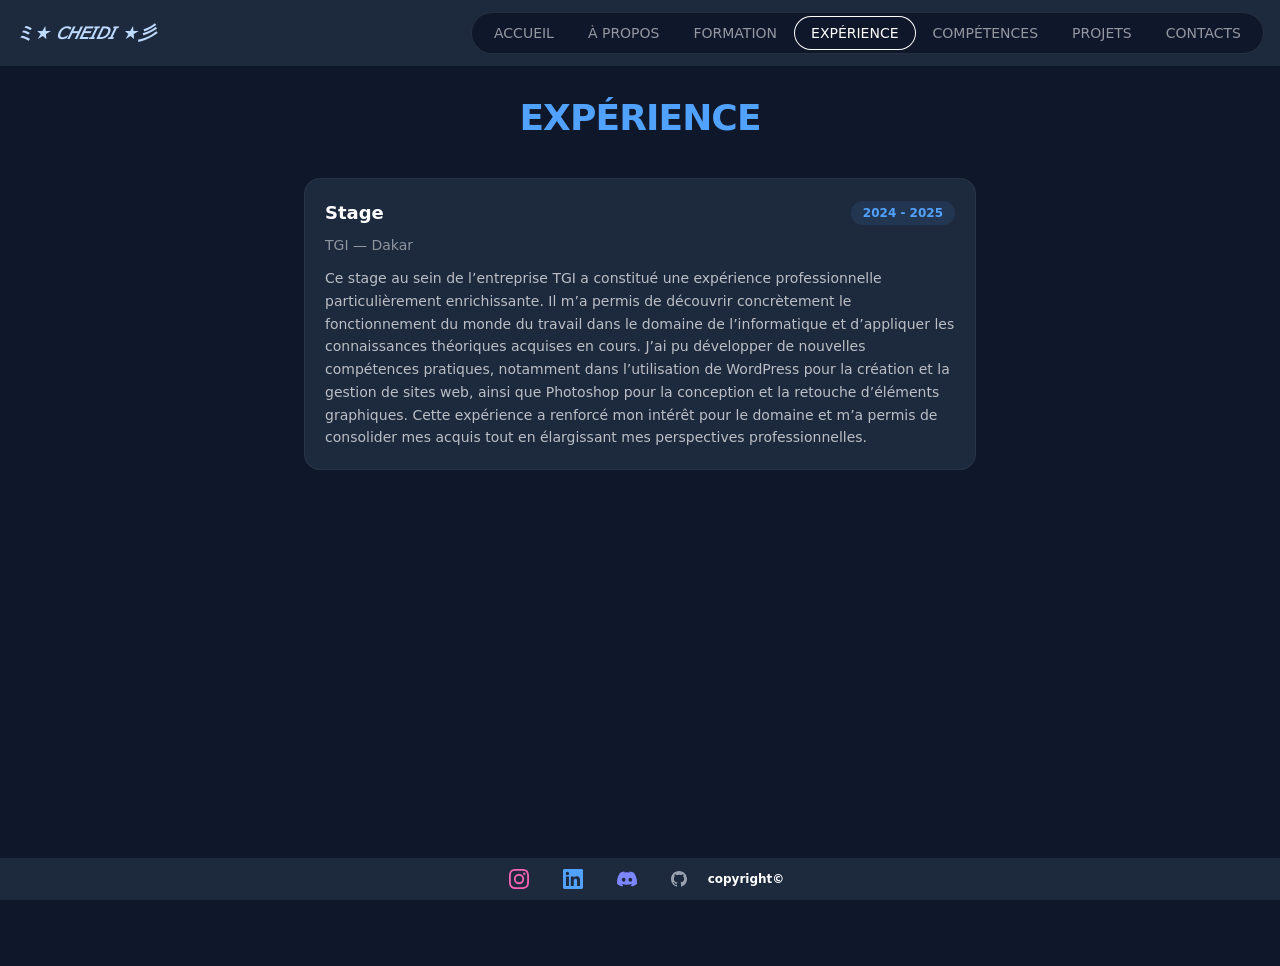
<file: EXPERIENCE.HTML>
<!DOCTYPE html>
<html lang="en">
<head>
    <meta charset="UTF-8">
    <meta name="viewport" content="width=device-width, initial-scale=1.0">
    <link href="output.css" rel="stylesheet">
    <title> CHEIKH DIENG</title>
    <link rel="shortcut icon" href="./CD.png" />
</head>
<body class="bg-slate-900 text-white   ">

   <!-- NAVBAR -->
<div class="bg-slate-800 shadow px-4 py-3">
    <div class="flex items-center justify-between">
        <a href="INDEX.HTML" class="italic font-semibold text-lg text-blue-200">ミ★ 𝘊𝘏𝘌𝘐𝘋𝘐 ★彡</a>

        <!-- Desktop -->
        <nav class="hidden md:flex items-center bg-slate-900 border border-white/10 rounded-full px-1.5 py-1 gap-0.5">
            <a href="./INDEX.HTML"       class="px-4 py-1.5 rounded-full text-sm font-medium text-white/55 hover:bg-white/15 hover:text-white transition-all duration-200">ACCUEIL</a>
            <a href="./APROPOS.HTML"     class="px-4 py-1.5 rounded-full text-sm font-medium text-white/55 hover:bg-white/15 hover:text-white transition-all duration-200">À PROPOS</a>
            <a href="./PARCOUR.HTML"     class="px-4 py-1.5 rounded-full text-sm font-medium text-white/55 hover:bg-white/15 hover:text-white transition-all duration-200">FORMATION</a>
            <a href="./EXPERIENCE.HTML"  class="px-4 py-1.5 rounded-full text-sm font-medium text-white ring-1 hover:bg-white/15 hover:text-white transition-all duration-200">EXPÉRIENCE</a>
            <a href="./COMPETENCES.HTML" class="px-4 py-1.5 rounded-full text-sm font-medium text-white/55 hover:bg-white/15 hover:text-white transition-all duration-200">COMPÉTENCES</a>
            <a href="./PROJET.HTML"      class="px-4 py-1.5 rounded-full text-sm font-medium text-white/55 hover:bg-white/15 hover:text-white transition-all duration-200">PROJETS</a>
            <a href="./CONTACTS.HTML"    class="px-4 py-1.5 rounded-full text-sm font-medium text-white/55 ring-white/30 hover:bg-white/10 transition-all duration-200">CONTACTS</a>
        </nav>

        <!-- Hamburger mobile (sans JS avec details/summary) -->
        <details class="md:hidden relative">
            <summary class="list-none cursor-pointer p-2 rounded-xl hover:bg-white/10 transition-all duration-200">
                <svg class="w-6 h-6 text-white" fill="none" stroke="currentColor" viewBox="0 0 24 24">
                    <path stroke-linecap="round" stroke-linejoin="round" stroke-width="2" d="M4 6h16M4 12h16M4 18h16"/>
                </svg>
            </summary>
            <nav class="absolute right-0 top-12 bg-slate-800 border border-white/10 rounded-2xl p-2 flex flex-col gap-1 min-w-48 z-50 shadow-xl">
                <a href="./INDEX.HTML"       class="px-4 py-2 rounded-xl text-sm font-medium text-white/70 hover:bg-white/10 hover:text-white transition-all duration-200">ACCUEIL</a>
                <a href="./APROPOS.HTML"     class="px-4 py-2 rounded-xl text-sm font-medium text-white/70 hover:bg-white/10 hover:text-white transition-all duration-200">À PROPOS</a>
                <a href="./PARCOUR.HTML"     class="px-4 py-2 rounded-xl text-sm font-medium text-white/70 hover:bg-white/10 hover:text-white transition-all duration-200">FORMATION</a>
                <a href="./EXPERIENCE.HTML"  class="px-4 py-2 rounded-xl text-sm font-medium text-white/70 bg-white/10 hover:bg-white/10 hover:text-white transition-all duration-200">EXPÉRIENCE</a>
                <a href="./COMPETENCES.HTML" class="px-4 py-2 rounded-xl text-sm font-medium text-white/70 hover:bg-white/10 hover:text-white transition-all duration-200">COMPÉTENCES</a>
                <a href="./PROJET.HTML"      class="px-4 py-2 rounded-xl text-sm font-medium text-white/70 hover:bg-white/10 hover:text-white transition-all duration-200">PROJETS</a>
                <a href="./CONTACTS.HTML"    class="px-4 py-2 rounded-xl text-sm font-medium text-white   transition-all duration-200">CONTACTS</a>
            </nav>
        </details>
    </div>
</div>
  <!-- CONTENU -->
<main class="flex-1 flex flex-col items-center px-4 py-8 pb-20 min-h-screen">

    <h1 class="text-3xl sm:text-4xl font-black tracking-tight mb-10 text-center">
        <span class="text-blue-400">EXPÉRIENCE</span>
    </h1>

    <div class="relative flex flex-col gap-8 w-full max-w-2xl">

 

        <!-- Stage -->
        <div class="flex gap-6 items-start">
             
            <div class="bg-slate-800 rounded-2xl p-5 flex-1 border border-white/5">
                <div class="flex items-center justify-between mb-2 flex-wrap gap-2">
                    <h2 class="text-white font-bold text-lg">Stage</h2>
                    <span class="text-blue-400 text-xs font-semibold bg-blue-400/10 px-3 py-1 rounded-full">2024 - 2025</span>
                </div>
                <p class="text-white/50 text-sm">TGI — Dakar</p>
                <p class="text-white/70 text-sm mt-3 leading-relaxed">
                    Ce stage au sein de l’entreprise TGI a constitué une expérience professionnelle particulièrement enrichissante. Il m’a permis de découvrir concrètement le fonctionnement du monde du travail dans le domaine de l’informatique et d’appliquer les connaissances théoriques acquises en cours. J’ai pu développer de nouvelles compétences pratiques, notamment dans l’utilisation de WordPress pour la création et la gestion de sites web, ainsi que Photoshop pour la conception et la retouche d’éléments graphiques.
Cette expérience a renforcé mon intérêt pour le domaine et m’a permis de consolider mes acquis tout en élargissant mes perspectives professionnelles.

            </div>
        </div>

    </div>
</main>

    <!-- FOOTER -->
 <footer class="bg-slate-800 flex flex-col items-center justify-center fixed bottom-0 w-full py-1 gap-1">

    <!-- Réseaux sociaux -->
    <div class="flex items-center gap-2">

        <!-- Instagram -->
        <a href="https://www.instagram.com/dieng_cheikh17/" target="_blank"
            class="flex items-center gap-2 hover:bg-pink-600/20 border border-transparent hover:border-pink-500/30 rounded-xl px-3 py-1.5 transition-all duration-200 group">
            <svg class="w-5 h-5 text-pink-400" fill="currentColor" viewBox="0 0 24 24">
                <path d="M12 2.163c3.204 0 3.584.012 4.85.07 3.252.148 4.771 1.691 4.919 4.919.058 1.265.069 1.645.069 4.849 0 3.205-.012 3.584-.069 4.849-.149 3.225-1.664 4.771-4.919 4.919-1.266.058-1.644.07-4.85.07-3.204 0-3.584-.012-4.849-.07-3.26-.149-4.771-1.699-4.919-4.92-.058-1.265-.07-1.644-.07-4.849 0-3.204.013-3.583.07-4.849.149-3.227 1.664-4.771 4.919-4.919 1.266-.057 1.645-.069 4.849-.069zM12 0C8.741 0 8.333.014 7.053.072 2.695.272.273 2.69.073 7.052.014 8.333 0 8.741 0 12c0 3.259.014 3.668.072 4.948.2 4.358 2.618 6.78 6.98 6.98C8.333 23.986 8.741 24 12 24c3.259 0 3.668-.014 4.948-.072 4.354-.2 6.782-2.618 6.979-6.98.059-1.28.073-1.689.073-4.948 0-3.259-.014-3.667-.072-4.947-.196-4.354-2.617-6.78-6.979-6.98C15.668.014 15.259 0 12 0zm0 5.838a6.162 6.162 0 100 12.324 6.162 6.162 0 000-12.324zM12 16a4 4 0 110-8 4 4 0 010 8zm6.406-11.845a1.44 1.44 0 100 2.881 1.44 1.44 0 000-2.881z"/>
            </svg>
            
        </a>

        <!-- LinkedIn -->
        <a href="https://www.linkedin.com/in/cheikh-dieng-46b4a1329/" target="_blank"
            class="flex items-center gap-2 hover:bg-blue-600/20 border border-transparent hover:border-blue-500/30 rounded-xl px-3 py-1.5 transition-all duration-200 group">
            <svg class="w-5 h-5 text-blue-400" fill="currentColor" viewBox="0 0 24 24">
                <path d="M20.447 20.452h-3.554v-5.569c0-1.328-.027-3.037-1.852-3.037-1.853 0-2.136 1.445-2.136 2.939v5.667H9.351V9h3.414v1.561h.046c.477-.9 1.637-1.85 3.37-1.85 3.601 0 4.267 2.37 4.267 5.455v6.286zM5.337 7.433a2.062 2.062 0 01-2.063-2.065 2.064 2.064 0 112.063 2.065zm1.782 13.019H3.555V9h3.564v11.452zM22.225 0H1.771C.792 0 0 .774 0 1.729v20.542C0 23.227.792 24 1.771 24h20.451C23.2 24 24 23.227 24 22.271V1.729C24 .774 23.2 0 22.222 0h.003z"/>
            </svg>
            
        </a>

        <!-- Discord -->
        <a href="https://discord.com/users/1020782266085027913" target="_blank"
            class="flex items-center gap-2 hover:bg-indigo-600/20 border border-transparent hover:border-indigo-500/30 rounded-xl px-3 py-1.5 transition-all duration-200 group">
            <svg class="w-5 h-5 text-indigo-400" fill="currentColor" viewBox="0 0 24 24">
                <path d="M20.317 4.37a19.791 19.791 0 00-4.885-1.515.074.074 0 00-.079.037c-.21.375-.444.864-.608 1.25a18.27 18.27 0 00-5.487 0 12.64 12.64 0 00-.617-1.25.077.077 0 00-.079-.037A19.736 19.736 0 003.677 4.37a.07.07 0 00-.032.027C.533 9.046-.32 13.58.099 18.057a.082.082 0 00.031.057 19.9 19.9 0 005.993 3.03.078.078 0 00.084-.028 14.09 14.09 0 001.226-1.994.076.076 0 00-.041-.106 13.107 13.107 0 01-1.872-.892.077.077 0 01-.008-.128 10.2 10.2 0 00.372-.292.074.074 0 01.077-.01c3.928 1.793 8.18 1.793 12.062 0a.074.074 0 01.078.01c.12.098.246.198.373.292a.077.077 0 01-.006.127 12.299 12.299 0 01-1.873.892.077.077 0 00-.041.107c.36.698.772 1.362 1.225 1.993a.076.076 0 00.084.028 19.839 19.839 0 006.002-3.03.077.077 0 00.032-.054c.5-5.177-.838-9.674-3.549-13.66a.061.061 0 00-.031-.03zM8.02 15.33c-1.183 0-2.157-1.085-2.157-2.419 0-1.333.956-2.419 2.157-2.419 1.21 0 2.176 1.096 2.157 2.42 0 1.333-.956 2.418-2.157 2.418zm7.975 0c-1.183 0-2.157-1.085-2.157-2.419 0-1.333.955-2.419 2.157-2.419 1.21 0 2.176 1.096 2.157 2.42 0 1.333-.946 2.418-2.157 2.418z"/>
            </svg>
           
        </a>
        <a href="https://github.com/CHEIDI1" target="_blank"
           class="flex items-center gap-2 hover:bg-gray-600/20 border border-transparent hover:border-gray-500/30 rounded-xl px-3 py-1.5 transition-all duration-200 group">
        <svg class="w-4 h-4 text-gray-400 shrink-0" fill="currentColor" viewBox="0 0 24 24">
        <path d="M12 0C5.374 0 0 5.373 0 12c0 5.302 3.438 9.8 8.207 11.387.599.111.793-.261.793-.577v-2.234c-3.338.726-4.033-1.416-4.033-1.416-.546-1.387-1.333-1.756-1.333-1.756-1.089-.745.083-.729.083-.729 1.205.084 1.839 1.237 1.839 1.237 1.07 1.834 2.807 1.304 3.492.997.107-.775.418-1.305.762-1.604-2.665-.305-5.467-1.334-5.467-5.931 0-1.311.469-2.381 1.236-3.221-.124-.303-.535-1.524.117-3.176 0 0 1.008-.322 3.301 1.23A11.509 11.509 0 0112 5.803c1.02.005 2.047.138 3.006.404 2.291-1.552 3.297-1.23 3.297-1.23.653 1.653.242 2.874.118 3.176.77.84 1.235 1.911 1.235 3.221 0 4.609-2.807 5.624-5.479 5.921.43.372.823 1.102.823 2.222v3.293c0 .319.192.694.801.576C20.566 21.797 24 17.3 24 12c0-6.627-5.373-12-12-12z"/>
        </svg>
        </a>
    <span class="text-xs font-semibold text-white">copyright©</span>
 </div>
</footer>

</body>
</html>
</file>
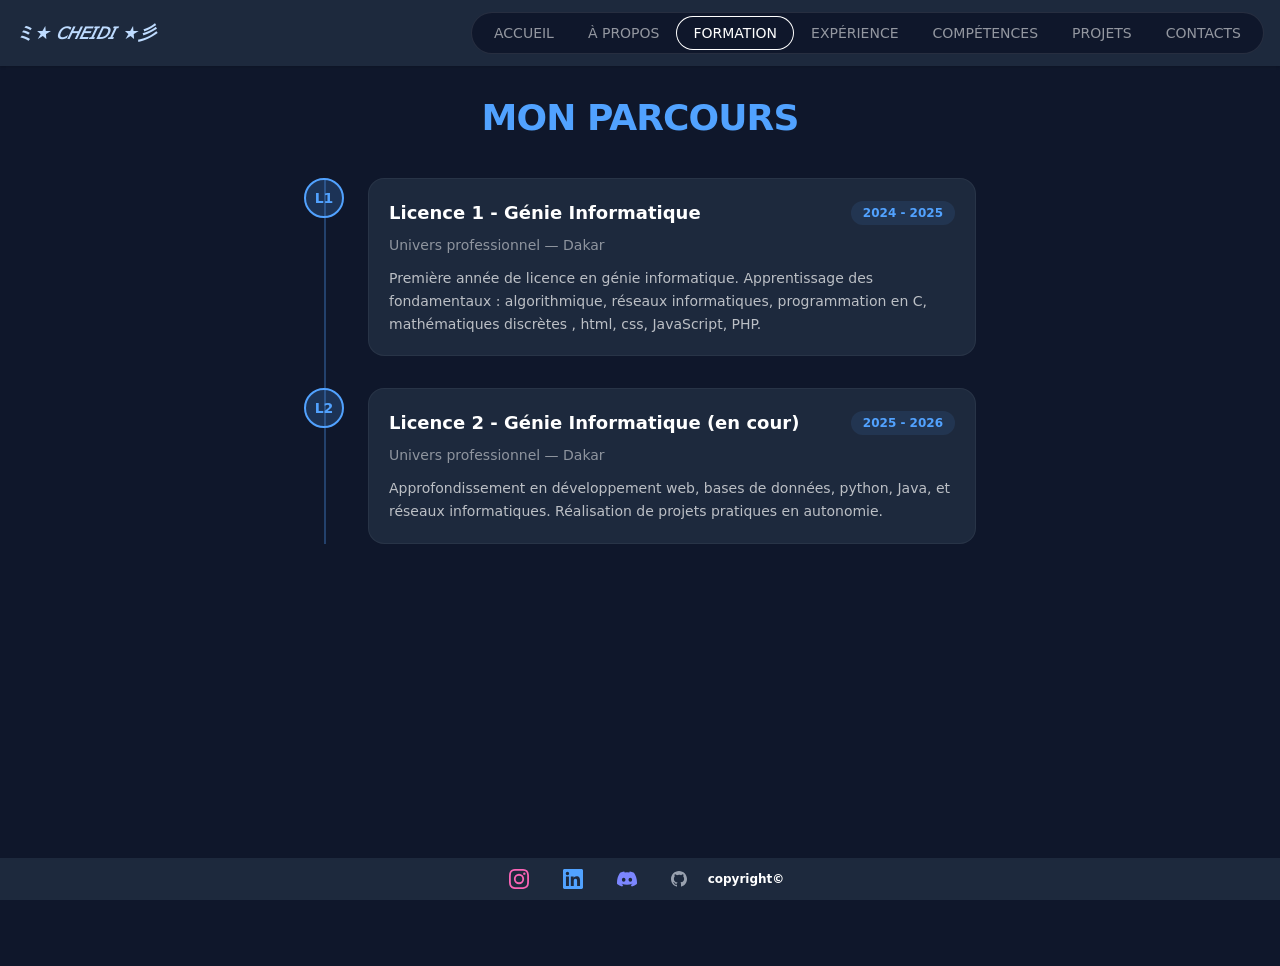
<file: PARCOUR.HTML>
<!DOCTYPE html>
<html lang="en">
<head>
    <meta charset="UTF-8">
    <meta name="viewport" content="width=device-width, initial-scale=1.0">
    <link href="output.css" rel="stylesheet">
    <title>CHEIKH DIENG</title>
    <link rel="shortcut icon" href="./CD.png" />
</head>
<body class="bg-slate-900 text-white  ">

    <!-- NAVBAR -->
<div class="bg-slate-800 shadow px-4 py-3">
    <div class="flex items-center justify-between">
        <a href="INDEX.HTML" class="italic font-semibold text-lg text-blue-200">ミ★ 𝘊𝘏𝘌𝘐𝘋𝘐 ★彡</a>

        <!-- Desktop -->
        <nav class="hidden md:flex items-center bg-slate-900 border border-white/10 rounded-full px-1.5 py-1 gap-0.5">
            <a href="./INDEX.HTML"       class="px-4 py-1.5 rounded-full text-sm font-medium text-white/55 hover:bg-white/15 hover:text-white transition-all duration-200">ACCUEIL</a>
            <a href="./APROPOS.HTML"     class="px-4 py-1.5 rounded-full text-sm font-medium text-white/55 hover:bg-white/15 hover:text-white transition-all duration-200">À PROPOS</a>
            <a href="./PARCOUR.HTML"     class="px-4 py-1.5 rounded-full text-sm font-medium text-white ring-1 hover:bg-white/15 hover:text-white transition-all duration-200">FORMATION</a>
            <a href="./EXPERIENCE.HTML"  class="px-4 py-1.5 rounded-full text-sm font-medium text-white/55 hover:bg-white/15 hover:text-white transition-all duration-200">EXPÉRIENCE</a>
            <a href="./COMPETENCES.HTML" class="px-4 py-1.5 rounded-full text-sm font-medium text-white/55 hover:bg-white/15 hover:text-white transition-all duration-200">COMPÉTENCES</a>
            <a href="./PROJET.HTML"      class="px-4 py-1.5 rounded-full text-sm font-medium text-white/55 hover:bg-white/15 hover:text-white transition-all duration-200">PROJETS</a>
            <a href="./CONTACTS.HTML"    class="px-4 py-1.5 rounded-full text-sm font-medium text-white/55  ring-white/30 hover:bg-white/10 transition-all duration-200">CONTACTS</a>
        </nav>

        
        <!-- Hamburger mobile (sans JS avec details/summary) -->
        <details class="md:hidden relative">
            <summary class="list-none cursor-pointer p-2 rounded-xl hover:bg-white/10 transition-all duration-200">
                <svg class="w-6 h-6 text-white" fill="none" stroke="currentColor" viewBox="0 0 24 24">
                    <path stroke-linecap="round" stroke-linejoin="round" stroke-width="2" d="M4 6h16M4 12h16M4 18h16"/>
                </svg>
            </summary>
            <nav class="absolute right-0 top-12 bg-slate-800 border border-white/10 rounded-2xl p-2 flex flex-col gap-1 min-w-48 z-50 shadow-xl">
                <a href="./INDEX.HTML"       class="px-4 py-2 rounded-xl text-sm font-medium text-white/70 hover:bg-white/10 hover:text-white transition-all duration-200">ACCUEIL</a>
                <a href="./APROPOS.HTML"     class="px-4 py-2 rounded-xl text-sm font-medium text-white/70 hover:bg-white/10 hover:text-white transition-all duration-200">À PROPOS</a>
                <a href="./PARCOUR.HTML"     class="px-4 py-2 rounded-xl text-sm font-medium text-white/70 bg-white/10 hover:bg-white/10 hover:text-white transition-all duration-200">FORMATION</a>
                <a href="./EXPERIENCE.HTML"  class="px-4 py-2 rounded-xl text-sm font-medium text-white/70 hover:bg-white/10 hover:text-white transition-all duration-200">EXPÉRIENCE</a>
                <a href="./COMPETENCES.HTML" class="px-4 py-2 rounded-xl text-sm font-medium text-white/70 hover:bg-white/10 hover:text-white transition-all duration-200">COMPÉTENCES</a>
                <a href="./PROJET.HTML"      class="px-4 py-2 rounded-xl text-sm font-medium text-white/70 hover:bg-white/10 hover:text-white transition-all duration-200">PROJETS</a>
                <a href="./CONTACTS.HTML"    class="px-4 py-2 rounded-xl text-sm font-medium text-white  transition-all duration-200">CONTACTS</a>
            </nav>
        </details>
    </div>
</div>

 <!-- CONTENU -->
<main class="flex-1 flex flex-col items-center px-4 py-8 pb-20 min-h-screen">

    <h1 class="text-3xl sm:text-4xl font-black tracking-tight mb-10 text-center">
        <span class="text-blue-400">MON PARCOURS</span>
    </h1>

    <!-- TIMELINE -->
    <div class="relative flex flex-col gap-8 w-full max-w-2xl">

        <!-- Ligne verticale -->
        <div class="absolute left-5 top-0 bottom-0 w-0.5 bg-blue-400/30"></div>

        <!-- L1 -->
        <div class="flex gap-6 items-start">
            <div class="z-10 w-10 h-10 rounded-full bg-blue-400/20 border-2 border-blue-400 flex items-center justify-center shrink-0">
                <span class="text-blue-400 font-black text-sm">L1</span>
            </div>
            <div class="bg-slate-800 rounded-2xl p-5 flex-1 border border-white/5">
                <div class="flex items-center justify-between mb-2 flex-wrap gap-2">
                    <h2 class="text-white font-bold text-lg">Licence 1 - Génie Informatique</h2>
                    <span class="text-blue-400 text-xs font-semibold bg-blue-400/10 px-3 py-1 rounded-full">2024 - 2025</span>
                </div>
                <p class="text-white/50 text-sm">Univers professionnel — Dakar</p>
                <p class="text-white/70 text-sm mt-3 leading-relaxed">
                    Première année de licence en génie informatique. Apprentissage des fondamentaux : algorithmique, réseaux informatiques, programmation en C, mathématiques discrètes , html, css, JavaScript, PHP.
                </p>
            </div>
        </div>

        <!-- L2 -->
        <div class="flex gap-6 items-start">
            <div class="z-10 w-10 h-10 rounded-full bg-blue-400/20 border-2 border-blue-400 flex items-center justify-center shrink-0">
                <span class="text-blue-400 font-black text-sm">L2</span>
            </div>
            <div class="bg-slate-800 rounded-2xl p-5 flex-1 border border-white/5">
                <div class="flex items-center justify-between mb-2 flex-wrap gap-2">
                    <h2 class="text-white font-bold text-lg">Licence 2 - Génie Informatique (en cour)</h2>
                    <span class="text-blue-400 text-xs font-semibold bg-blue-400/10 px-3 py-1 rounded-full">2025 - 2026</span>
                </div>
                <p class="text-white/50 text-sm">Univers professionnel — Dakar</p>
                <p class="text-white/70 text-sm mt-3 leading-relaxed">
                    Approfondissement en développement web, bases de données, python, Java, et réseaux informatiques. Réalisation de projets pratiques en autonomie.
                </p>
            </div>
        </div>

    </div>
</main>

    <!-- FOOTER -->
<footer class="bg-slate-800 flex flex-col items-center justify-center fixed bottom-0 w-full py-1 gap-1">

    <!-- Réseaux sociaux -->
    <div class="flex items-center gap-2">

        <!-- Instagram -->
        <a href="https://www.instagram.com/dieng_cheikh17/" target="_blank"
            class="flex items-center gap-2 hover:bg-pink-600/20 border border-transparent hover:border-pink-500/30 rounded-xl px-3 py-1.5 transition-all duration-200 group">
            <svg class="w-5 h-5 text-pink-400" fill="currentColor" viewBox="0 0 24 24">
                <path d="M12 2.163c3.204 0 3.584.012 4.85.07 3.252.148 4.771 1.691 4.919 4.919.058 1.265.069 1.645.069 4.849 0 3.205-.012 3.584-.069 4.849-.149 3.225-1.664 4.771-4.919 4.919-1.266.058-1.644.07-4.85.07-3.204 0-3.584-.012-4.849-.07-3.26-.149-4.771-1.699-4.919-4.92-.058-1.265-.07-1.644-.07-4.849 0-3.204.013-3.583.07-4.849.149-3.227 1.664-4.771 4.919-4.919 1.266-.057 1.645-.069 4.849-.069zM12 0C8.741 0 8.333.014 7.053.072 2.695.272.273 2.69.073 7.052.014 8.333 0 8.741 0 12c0 3.259.014 3.668.072 4.948.2 4.358 2.618 6.78 6.98 6.98C8.333 23.986 8.741 24 12 24c3.259 0 3.668-.014 4.948-.072 4.354-.2 6.782-2.618 6.979-6.98.059-1.28.073-1.689.073-4.948 0-3.259-.014-3.667-.072-4.947-.196-4.354-2.617-6.78-6.979-6.98C15.668.014 15.259 0 12 0zm0 5.838a6.162 6.162 0 100 12.324 6.162 6.162 0 000-12.324zM12 16a4 4 0 110-8 4 4 0 010 8zm6.406-11.845a1.44 1.44 0 100 2.881 1.44 1.44 0 000-2.881z"/>
            </svg>
            
        </a>

        <!-- LinkedIn -->
        <a href="https://www.linkedin.com/in/cheikh-dieng-46b4a1329/" target="_blank"
            class="flex items-center gap-2 hover:bg-blue-600/20 border border-transparent hover:border-blue-500/30 rounded-xl px-3 py-1.5 transition-all duration-200 group">
            <svg class="w-5 h-5 text-blue-400" fill="currentColor" viewBox="0 0 24 24">
                <path d="M20.447 20.452h-3.554v-5.569c0-1.328-.027-3.037-1.852-3.037-1.853 0-2.136 1.445-2.136 2.939v5.667H9.351V9h3.414v1.561h.046c.477-.9 1.637-1.85 3.37-1.85 3.601 0 4.267 2.37 4.267 5.455v6.286zM5.337 7.433a2.062 2.062 0 01-2.063-2.065 2.064 2.064 0 112.063 2.065zm1.782 13.019H3.555V9h3.564v11.452zM22.225 0H1.771C.792 0 0 .774 0 1.729v20.542C0 23.227.792 24 1.771 24h20.451C23.2 24 24 23.227 24 22.271V1.729C24 .774 23.2 0 22.222 0h.003z"/>
            </svg>
            
        </a>

        <!-- Discord -->
        <a href="https://discord.com/users/1020782266085027913" target="_blank"
            class="flex items-center gap-2 hover:bg-indigo-600/20 border border-transparent hover:border-indigo-500/30 rounded-xl px-3 py-1.5 transition-all duration-200 group">
            <svg class="w-5 h-5 text-indigo-400" fill="currentColor" viewBox="0 0 24 24">
                <path d="M20.317 4.37a19.791 19.791 0 00-4.885-1.515.074.074 0 00-.079.037c-.21.375-.444.864-.608 1.25a18.27 18.27 0 00-5.487 0 12.64 12.64 0 00-.617-1.25.077.077 0 00-.079-.037A19.736 19.736 0 003.677 4.37a.07.07 0 00-.032.027C.533 9.046-.32 13.58.099 18.057a.082.082 0 00.031.057 19.9 19.9 0 005.993 3.03.078.078 0 00.084-.028 14.09 14.09 0 001.226-1.994.076.076 0 00-.041-.106 13.107 13.107 0 01-1.872-.892.077.077 0 01-.008-.128 10.2 10.2 0 00.372-.292.074.074 0 01.077-.01c3.928 1.793 8.18 1.793 12.062 0a.074.074 0 01.078.01c.12.098.246.198.373.292a.077.077 0 01-.006.127 12.299 12.299 0 01-1.873.892.077.077 0 00-.041.107c.36.698.772 1.362 1.225 1.993a.076.076 0 00.084.028 19.839 19.839 0 006.002-3.03.077.077 0 00.032-.054c.5-5.177-.838-9.674-3.549-13.66a.061.061 0 00-.031-.03zM8.02 15.33c-1.183 0-2.157-1.085-2.157-2.419 0-1.333.956-2.419 2.157-2.419 1.21 0 2.176 1.096 2.157 2.42 0 1.333-.956 2.418-2.157 2.418zm7.975 0c-1.183 0-2.157-1.085-2.157-2.419 0-1.333.955-2.419 2.157-2.419 1.21 0 2.176 1.096 2.157 2.42 0 1.333-.946 2.418-2.157 2.418z"/>
            </svg>
           
        </a>
         <a href="https://github.com/CHEIDI1" target="_blank"
           class="flex items-center gap-2 hover:bg-gray-600/20 border border-transparent hover:border-gray-500/30 rounded-xl px-3 py-1.5 transition-all duration-200 group">
        <svg class="w-4 h-4 text-gray-400 shrink-0" fill="currentColor" viewBox="0 0 24 24">
        <path d="M12 0C5.374 0 0 5.373 0 12c0 5.302 3.438 9.8 8.207 11.387.599.111.793-.261.793-.577v-2.234c-3.338.726-4.033-1.416-4.033-1.416-.546-1.387-1.333-1.756-1.333-1.756-1.089-.745.083-.729.083-.729 1.205.084 1.839 1.237 1.839 1.237 1.07 1.834 2.807 1.304 3.492.997.107-.775.418-1.305.762-1.604-2.665-.305-5.467-1.334-5.467-5.931 0-1.311.469-2.381 1.236-3.221-.124-.303-.535-1.524.117-3.176 0 0 1.008-.322 3.301 1.23A11.509 11.509 0 0112 5.803c1.02.005 2.047.138 3.006.404 2.291-1.552 3.297-1.23 3.297-1.23.653 1.653.242 2.874.118 3.176.77.84 1.235 1.911 1.235 3.221 0 4.609-2.807 5.624-5.479 5.921.43.372.823 1.102.823 2.222v3.293c0 .319.192.694.801.576C20.566 21.797 24 17.3 24 12c0-6.627-5.373-12-12-12z"/>
        </svg>
        </a>
    <span class="text-xs font-semibold text-white">copyright©</span>
 </div>
</footer>

</body>
</html>
</file>
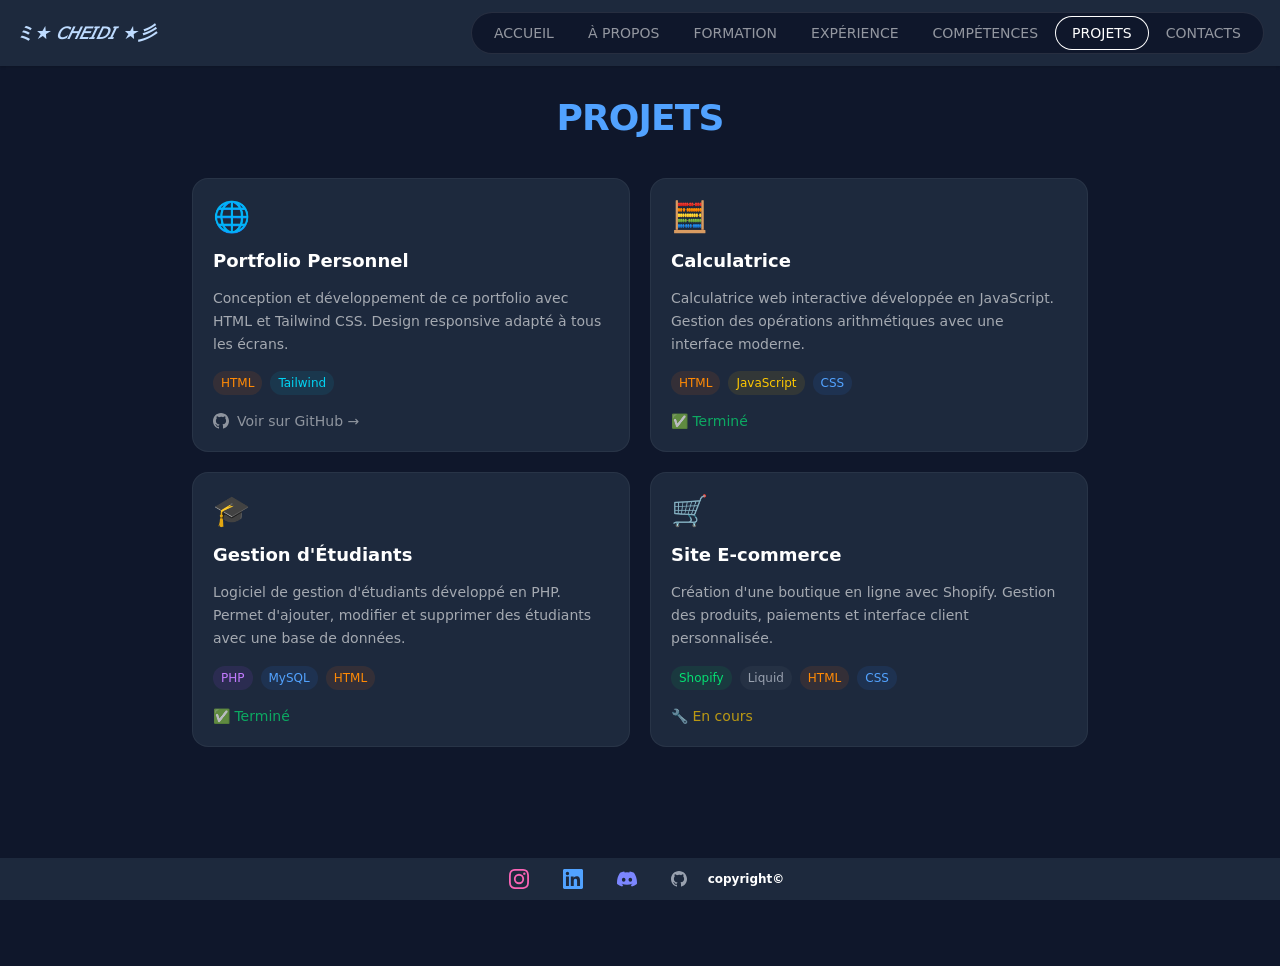
<file: PROJET.HTML>
<!DOCTYPE html>
<html lang="en">
<head>
    <meta charset="UTF-8">
    <meta name="viewport" content="width=device-width, initial-scale=1.0">
     <link href="output.css" rel="stylesheet">
    <title>CHEIKH DIENG</title>
    <link rel="shortcut icon" href="./CD.png" />
</head>
<body class="bg-slate-900 text-white ">

     <!-- NAVBAR -->
<div class="bg-slate-800 shadow px-4 py-3">
    <div class="flex items-center justify-between">
        <a href="INDEX.HTML" class="italic font-semibold text-lg text-blue-200">ミ★ 𝘊𝘏𝘌𝘐𝘋𝘐 ★彡</a>

        <!-- Desktop -->
        <nav class="hidden md:flex items-center bg-slate-900 border border-white/10 rounded-full px-1.5 py-1 gap-0.5">
            <a href="./INDEX.HTML"       class="px-4 py-1.5 rounded-full text-sm font-medium text-white/55 hover:bg-white/15 hover:text-white transition-all duration-200">ACCUEIL</a>
            <a href="./APROPOS.HTML"     class="px-4 py-1.5 rounded-full text-sm font-medium text-white/55 hover:bg-white/15 hover:text-white transition-all duration-200">À PROPOS</a>
            <a href="./PARCOUR.HTML"     class="px-4 py-1.5 rounded-full text-sm font-medium text-white/55 hover:bg-white/15 hover:text-white transition-all duration-200">FORMATION</a>
            <a href="./EXPERIENCE.HTML"  class="px-4 py-1.5 rounded-full text-sm font-medium text-white/55 hover:bg-white/15 hover:text-white transition-all duration-200">EXPÉRIENCE</a>
            <a href="./COMPETENCES.HTML" class="px-4 py-1.5 rounded-full text-sm font-medium text-white/55 hover:bg-white/15 hover:text-white transition-all duration-200">COMPÉTENCES</a>
            <a href="./PROJET.HTML"      class="px-4 py-1.5 rounded-full text-sm font-medium text-white  ring-1 hover:bg-white/15 hover:text-white transition-all duration-200">PROJETS</a>
            <a href="./CONTACTS.HTML"    class="px-4 py-1.5 rounded-full text-sm font-medium text-white/55  ring-white/30 hover:bg-white/10 transition-all duration-200">CONTACTS</a>
        </nav>

        <!-- Hamburger mobile (sans JS avec details/summary) -->
        <details class="md:hidden relative">
            <summary class="list-none cursor-pointer p-2 rounded-xl hover:bg-white/10 transition-all duration-200">
                <svg class="w-6 h-6 text-white" fill="none" stroke="currentColor" viewBox="0 0 24 24">
                    <path stroke-linecap="round" stroke-linejoin="round" stroke-width="2" d="M4 6h16M4 12h16M4 18h16"/>
                </svg>
            </summary>
            <nav class="absolute right-0 top-12 bg-slate-800 border border-white/10 rounded-2xl p-2 flex flex-col gap-1 min-w-48 z-50 shadow-xl">
                <a href="./INDEX.HTML"       class="px-4 py-2 rounded-xl text-sm font-medium text-white/70 hover:bg-white/10 hover:text-white transition-all duration-200">ACCUEIL</a>
                <a href="./APROPOS.HTML"     class="px-4 py-2 rounded-xl text-sm font-medium text-white/70 hover:bg-white/10 hover:text-white transition-all duration-200">À PROPOS</a>
                <a href="./PARCOUR.HTML"     class="px-4 py-2 rounded-xl text-sm font-medium text-white/70 hover:bg-white/10 hover:text-white transition-all duration-200">FORMATION</a>
                <a href="./EXPERIENCE.HTML"  class="px-4 py-2 rounded-xl text-sm font-medium text-white/70 hover:bg-white/10 hover:text-white transition-all duration-200">EXPÉRIENCE</a>
                <a href="./COMPETENCES.HTML" class="px-4 py-2 rounded-xl text-sm font-medium text-white/70 hover:bg-white/10 hover:text-white transition-all duration-200">COMPÉTENCES</a>
                <a href="./PROJET.HTML"      class="px-4 py-2 rounded-xl text-sm font-medium text-white/70 bg-white/10 hover:bg-white/10 hover:text-white transition-all duration-200">PROJETS</a>
                <a href="./CONTACTS.HTML"    class="px-4 py-2 rounded-xl text-sm font-medium text-white   transition-all duration-200">CONTACTS</a>
            </nav>
        </details>
    </div>
</div>

    <!-- CONTENU -->
<main class="flex-1 flex flex-col items-center px-4 py-8 pb-20 min-h-screen">

    <h1 class="text-3xl sm:text-4xl font-black tracking-tight mb-10 text-center">
        <span class="text-blue-400">PROJETS</span>
    </h1>

    <div class="grid grid-cols-1 sm:grid-cols-2 lg:grid-cols-2 gap-5 w-full max-w-4xl">

        <!-- Projet 1 - Portfolio -->
        <div class="bg-slate-800 rounded-2xl p-5 flex flex-col gap-3 border border-white/5 hover:border-blue-400/30 transition-all duration-200">
            <div class="text-3xl">🌐</div>
            <h2 class="text-white font-bold text-lg">Portfolio Personnel</h2>
            <p class="text-white/60 text-sm leading-relaxed flex-1">
                Conception et développement de ce portfolio avec HTML et Tailwind CSS. Design responsive adapté à tous les écrans.
            </p>
            <div class="flex flex-wrap gap-2 mt-1">
                <span class="text-xs bg-orange-500/10 text-orange-400 px-2 py-1 rounded-full">HTML</span>
                <span class="text-xs bg-cyan-500/10 text-cyan-400 px-2 py-1 rounded-full">Tailwind</span>
            </div>
            <a href="https://github.com/CHEIDI1/portfolio" target="_blank"
                class="flex items-center gap-2 text-sm text-white/50 hover:text-white transition-colors duration-200 mt-1">
                <svg class="w-4 h-4" fill="currentColor" viewBox="0 0 24 24"><path d="M12 0C5.374 0 0 5.373 0 12c0 5.302 3.438 9.8 8.207 11.387.599.111.793-.261.793-.577v-2.234c-3.338.726-4.033-1.416-4.033-1.416-.546-1.387-1.333-1.756-1.333-1.756-1.089-.745.083-.729.083-.729 1.205.084 1.839 1.237 1.839 1.237 1.07 1.834 2.807 1.304 3.492.997.107-.775.418-1.305.762-1.604-2.665-.305-5.467-1.334-5.467-5.931 0-1.311.469-2.381 1.236-3.221-.124-.303-.535-1.524.117-3.176 0 0 1.008-.322 3.301 1.23A11.509 11.509 0 0112 5.803c1.02.005 2.047.138 3.006.404 2.291-1.552 3.297-1.23 3.297-1.23.653 1.653.242 2.874.118 3.176.77.84 1.235 1.911 1.235 3.221 0 4.609-2.807 5.624-5.479 5.921.43.372.823 1.102.823 2.222v3.293c0 .319.192.694.801.576C20.566 21.797 24 17.3 24 12c0-6.627-5.373-12-12-12z"/></svg>
                Voir sur GitHub →
            </a>
        </div>

        <!-- Projet 2 - Calculatrice -->
        <div class="bg-slate-800 rounded-2xl p-5 flex flex-col gap-3 border border-white/5 hover:border-yellow-400/30 transition-all duration-200">
            <div class="text-3xl">🧮</div>
            <h2 class="text-white font-bold text-lg">Calculatrice</h2>
            <p class="text-white/60 text-sm leading-relaxed flex-1">
                Calculatrice web interactive développée en JavaScript. Gestion des opérations arithmétiques avec une interface moderne.
            </p>
            <div class="flex flex-wrap gap-2 mt-1">
                <span class="text-xs bg-orange-500/10 text-orange-400 px-2 py-1 rounded-full">HTML</span>
                <span class="text-xs bg-yellow-500/10 text-yellow-400 px-2 py-1 rounded-full">JavaScript</span>
                <span class="text-xs bg-blue-500/10 text-blue-400 px-2 py-1 rounded-full">CSS</span>
            </div>
            <span class="flex items-center gap-2 text-sm text-green-400/70 mt-1">✅ Terminé</span>
        </div>

        <!-- Projet 3 - Gestion étudiants -->
        <div class="bg-slate-800 rounded-2xl p-5 flex flex-col gap-3 border border-white/5 hover:border-purple-400/30 transition-all duration-200">
            <div class="text-3xl">🎓</div>
            <h2 class="text-white font-bold text-lg">Gestion d'Étudiants</h2>
            <p class="text-white/60 text-sm leading-relaxed flex-1">
                Logiciel de gestion d'étudiants développé en PHP. Permet d'ajouter, modifier et supprimer des étudiants avec une base de données.
            </p>
            <div class="flex flex-wrap gap-2 mt-1">
                <span class="text-xs bg-purple-500/10 text-purple-400 px-2 py-1 rounded-full">PHP</span>
                <span class="text-xs bg-blue-500/10 text-blue-400 px-2 py-1 rounded-full">MySQL</span>
                <span class="text-xs bg-orange-500/10 text-orange-400 px-2 py-1 rounded-full">HTML</span>
            </div>
            <span class="flex items-center gap-2 text-sm text-green-400/70 mt-1">✅ Terminé</span>
        </div>

        <!-- Projet 4 - E-commerce -->
        <div class="bg-slate-800 rounded-2xl p-5 flex flex-col gap-3 border border-white/5 hover:border-green-400/30 transition-all duration-200">
            <div class="text-3xl">🛒</div>
            <h2 class="text-white font-bold text-lg">Site E-commerce</h2>
            <p class="text-white/60 text-sm leading-relaxed flex-1">
                Création d'une boutique en ligne avec Shopify. Gestion des produits, paiements et interface client personnalisée.
            </p>
            <div class="flex flex-wrap gap-2 mt-1">
                <span class="text-xs bg-green-500/10 text-green-400 px-2 py-1 rounded-full">Shopify</span>
                <span class="text-xs bg-gray-500/10 text-gray-400 px-2 py-1 rounded-full">Liquid</span>
                <span class="text-xs bg-orange-500/10 text-orange-400 px-2 py-1 rounded-full">HTML</span>
                <span class="text-xs bg-blue-500/10 text-blue-400 px-2 py-1 rounded-full">CSS</span>
            </div>
            <span class="flex items-center gap-2 text-sm text-yellow-400/70 mt-1">🔧 En cours</span>
        </div>

    </div>
</main>

    <!-- FOOTER -->
<footer class="bg-slate-800 flex flex-col items-center justify-center fixed bottom-0 w-full py-1 gap-1">

    <!-- Réseaux sociaux -->
    <div class="flex items-center gap-2">

        <!-- Instagram -->
        <a href="https://www.instagram.com/dieng_cheikh17/" target="_blank"
            class="flex items-center gap-2 hover:bg-pink-600/20 border border-transparent hover:border-pink-500/30 rounded-xl px-3 py-1.5 transition-all duration-200 group">
            <svg class="w-5 h-5 text-pink-400" fill="currentColor" viewBox="0 0 24 24">
                <path d="M12 2.163c3.204 0 3.584.012 4.85.07 3.252.148 4.771 1.691 4.919 4.919.058 1.265.069 1.645.069 4.849 0 3.205-.012 3.584-.069 4.849-.149 3.225-1.664 4.771-4.919 4.919-1.266.058-1.644.07-4.85.07-3.204 0-3.584-.012-4.849-.07-3.26-.149-4.771-1.699-4.919-4.92-.058-1.265-.07-1.644-.07-4.849 0-3.204.013-3.583.07-4.849.149-3.227 1.664-4.771 4.919-4.919 1.266-.057 1.645-.069 4.849-.069zM12 0C8.741 0 8.333.014 7.053.072 2.695.272.273 2.69.073 7.052.014 8.333 0 8.741 0 12c0 3.259.014 3.668.072 4.948.2 4.358 2.618 6.78 6.98 6.98C8.333 23.986 8.741 24 12 24c3.259 0 3.668-.014 4.948-.072 4.354-.2 6.782-2.618 6.979-6.98.059-1.28.073-1.689.073-4.948 0-3.259-.014-3.667-.072-4.947-.196-4.354-2.617-6.78-6.979-6.98C15.668.014 15.259 0 12 0zm0 5.838a6.162 6.162 0 100 12.324 6.162 6.162 0 000-12.324zM12 16a4 4 0 110-8 4 4 0 010 8zm6.406-11.845a1.44 1.44 0 100 2.881 1.44 1.44 0 000-2.881z"/>
            </svg>
            
        </a>

        <!-- LinkedIn -->
        <a href="https://www.linkedin.com/in/cheikh-dieng-46b4a1329/" target="_blank"
            class="flex items-center gap-2 hover:bg-blue-600/20 border border-transparent hover:border-blue-500/30 rounded-xl px-3 py-1.5 transition-all duration-200 group">
            <svg class="w-5 h-5 text-blue-400" fill="currentColor" viewBox="0 0 24 24">
                <path d="M20.447 20.452h-3.554v-5.569c0-1.328-.027-3.037-1.852-3.037-1.853 0-2.136 1.445-2.136 2.939v5.667H9.351V9h3.414v1.561h.046c.477-.9 1.637-1.85 3.37-1.85 3.601 0 4.267 2.37 4.267 5.455v6.286zM5.337 7.433a2.062 2.062 0 01-2.063-2.065 2.064 2.064 0 112.063 2.065zm1.782 13.019H3.555V9h3.564v11.452zM22.225 0H1.771C.792 0 0 .774 0 1.729v20.542C0 23.227.792 24 1.771 24h20.451C23.2 24 24 23.227 24 22.271V1.729C24 .774 23.2 0 22.222 0h.003z"/>
            </svg>
            
        </a>

        <!-- Discord -->
        <a href="https://discord.com/users/1020782266085027913" target="_blank"
            class="flex items-center gap-2 hover:bg-indigo-600/20 border border-transparent hover:border-indigo-500/30 rounded-xl px-3 py-1.5 transition-all duration-200 group">
            <svg class="w-5 h-5 text-indigo-400" fill="currentColor" viewBox="0 0 24 24">
                <path d="M20.317 4.37a19.791 19.791 0 00-4.885-1.515.074.074 0 00-.079.037c-.21.375-.444.864-.608 1.25a18.27 18.27 0 00-5.487 0 12.64 12.64 0 00-.617-1.25.077.077 0 00-.079-.037A19.736 19.736 0 003.677 4.37a.07.07 0 00-.032.027C.533 9.046-.32 13.58.099 18.057a.082.082 0 00.031.057 19.9 19.9 0 005.993 3.03.078.078 0 00.084-.028 14.09 14.09 0 001.226-1.994.076.076 0 00-.041-.106 13.107 13.107 0 01-1.872-.892.077.077 0 01-.008-.128 10.2 10.2 0 00.372-.292.074.074 0 01.077-.01c3.928 1.793 8.18 1.793 12.062 0a.074.074 0 01.078.01c.12.098.246.198.373.292a.077.077 0 01-.006.127 12.299 12.299 0 01-1.873.892.077.077 0 00-.041.107c.36.698.772 1.362 1.225 1.993a.076.076 0 00.084.028 19.839 19.839 0 006.002-3.03.077.077 0 00.032-.054c.5-5.177-.838-9.674-3.549-13.66a.061.061 0 00-.031-.03zM8.02 15.33c-1.183 0-2.157-1.085-2.157-2.419 0-1.333.956-2.419 2.157-2.419 1.21 0 2.176 1.096 2.157 2.42 0 1.333-.956 2.418-2.157 2.418zm7.975 0c-1.183 0-2.157-1.085-2.157-2.419 0-1.333.955-2.419 2.157-2.419 1.21 0 2.176 1.096 2.157 2.42 0 1.333-.946 2.418-2.157 2.418z"/>
            </svg>
           
        </a>
         <a href="https://github.com/CHEIDI1" target="_blank"
           class="flex items-center gap-2 hover:bg-gray-600/20 border border-transparent hover:border-gray-500/30 rounded-xl px-3 py-1.5 transition-all duration-200 group">
        <svg class="w-4 h-4 text-gray-400 shrink-0" fill="currentColor" viewBox="0 0 24 24">
        <path d="M12 0C5.374 0 0 5.373 0 12c0 5.302 3.438 9.8 8.207 11.387.599.111.793-.261.793-.577v-2.234c-3.338.726-4.033-1.416-4.033-1.416-.546-1.387-1.333-1.756-1.333-1.756-1.089-.745.083-.729.083-.729 1.205.084 1.839 1.237 1.839 1.237 1.07 1.834 2.807 1.304 3.492.997.107-.775.418-1.305.762-1.604-2.665-.305-5.467-1.334-5.467-5.931 0-1.311.469-2.381 1.236-3.221-.124-.303-.535-1.524.117-3.176 0 0 1.008-.322 3.301 1.23A11.509 11.509 0 0112 5.803c1.02.005 2.047.138 3.006.404 2.291-1.552 3.297-1.23 3.297-1.23.653 1.653.242 2.874.118 3.176.77.84 1.235 1.911 1.235 3.221 0 4.609-2.807 5.624-5.479 5.921.43.372.823 1.102.823 2.222v3.293c0 .319.192.694.801.576C20.566 21.797 24 17.3 24 12c0-6.627-5.373-12-12-12z"/>
        </svg>
         </a>
    <span class="text-xs font-semibold text-white">copyright©</span>
 </div>
</footer>

</body>
</html>
</file>
<file: output.css>
/*! tailwindcss v4.2.1 | MIT License | https://tailwindcss.com */
@layer properties;
@layer theme, base, components, utilities;
@layer theme {
  :root, :host {
    --font-sans: ui-sans-serif, system-ui, sans-serif, "Apple Color Emoji",
      "Segoe UI Emoji", "Segoe UI Symbol", "Noto Color Emoji";
    --font-mono: ui-monospace, SFMono-Regular, Menlo, Monaco, Consolas, "Liberation Mono",
      "Courier New", monospace;
    --color-red-400: oklch(70.4% 0.191 22.216);
    --color-red-500: oklch(63.7% 0.237 25.331);
    --color-orange-400: oklch(75% 0.183 55.934);
    --color-orange-500: oklch(70.5% 0.213 47.604);
    --color-yellow-400: oklch(85.2% 0.199 91.936);
    --color-yellow-500: oklch(79.5% 0.184 86.047);
    --color-green-400: oklch(79.2% 0.209 151.711);
    --color-green-500: oklch(72.3% 0.219 149.579);
    --color-cyan-400: oklch(78.9% 0.154 211.53);
    --color-cyan-500: oklch(71.5% 0.143 215.221);
    --color-blue-200: oklch(88.2% 0.059 254.128);
    --color-blue-300: oklch(80.9% 0.105 251.813);
    --color-blue-400: oklch(70.7% 0.165 254.624);
    --color-blue-500: oklch(62.3% 0.214 259.815);
    --color-blue-600: oklch(54.6% 0.245 262.881);
    --color-indigo-400: oklch(67.3% 0.182 276.935);
    --color-indigo-500: oklch(58.5% 0.233 277.117);
    --color-indigo-600: oklch(51.1% 0.262 276.966);
    --color-purple-400: oklch(71.4% 0.203 305.504);
    --color-purple-500: oklch(62.7% 0.265 303.9);
    --color-pink-400: oklch(71.8% 0.202 349.761);
    --color-pink-500: oklch(65.6% 0.241 354.308);
    --color-pink-600: oklch(59.2% 0.249 0.584);
    --color-slate-800: oklch(27.9% 0.041 260.031);
    --color-slate-900: oklch(20.8% 0.042 265.755);
    --color-gray-400: oklch(70.7% 0.022 261.325);
    --color-gray-500: oklch(55.1% 0.027 264.364);
    --color-gray-600: oklch(44.6% 0.03 256.802);
    --color-gray-700: oklch(37.3% 0.034 259.733);
    --color-white: #fff;
    --spacing: 0.25rem;
    --container-xs: 20rem;
    --container-md: 28rem;
    --container-2xl: 42rem;
    --container-4xl: 56rem;
    --container-5xl: 64rem;
    --text-xs: 0.75rem;
    --text-xs--line-height: calc(1 / 0.75);
    --text-sm: 0.875rem;
    --text-sm--line-height: calc(1.25 / 0.875);
    --text-base: 1rem;
    --text-base--line-height: calc(1.5 / 1);
    --text-lg: 1.125rem;
    --text-lg--line-height: calc(1.75 / 1.125);
    --text-xl: 1.25rem;
    --text-xl--line-height: calc(1.75 / 1.25);
    --text-2xl: 1.5rem;
    --text-2xl--line-height: calc(2 / 1.5);
    --text-3xl: 1.875rem;
    --text-3xl--line-height: calc(2.25 / 1.875);
    --text-4xl: 2.25rem;
    --text-4xl--line-height: calc(2.5 / 2.25);
    --text-5xl: 3rem;
    --text-5xl--line-height: 1;
    --text-6xl: 3.75rem;
    --text-6xl--line-height: 1;
    --text-7xl: 4.5rem;
    --text-7xl--line-height: 1;
    --font-weight-medium: 500;
    --font-weight-semibold: 600;
    --font-weight-bold: 700;
    --font-weight-extrabold: 800;
    --font-weight-black: 900;
    --tracking-tight: -0.025em;
    --tracking-widest: 0.1em;
    --leading-relaxed: 1.625;
    --radius-xl: 0.75rem;
    --radius-2xl: 1rem;
    --default-transition-duration: 150ms;
    --default-transition-timing-function: cubic-bezier(0.4, 0, 0.2, 1);
    --default-font-family: var(--font-sans);
    --default-mono-font-family: var(--font-mono);
  }
}
@layer base {
  *, ::after, ::before, ::backdrop, ::file-selector-button {
    box-sizing: border-box;
    margin: 0;
    padding: 0;
    border: 0 solid;
  }
  html, :host {
    line-height: 1.5;
    -webkit-text-size-adjust: 100%;
    tab-size: 4;
    font-family: var(--default-font-family, ui-sans-serif, system-ui, sans-serif, "Apple Color Emoji", "Segoe UI Emoji", "Segoe UI Symbol", "Noto Color Emoji");
    font-feature-settings: var(--default-font-feature-settings, normal);
    font-variation-settings: var(--default-font-variation-settings, normal);
    -webkit-tap-highlight-color: transparent;
  }
  hr {
    height: 0;
    color: inherit;
    border-top-width: 1px;
  }
  abbr:where([title]) {
    -webkit-text-decoration: underline dotted;
    text-decoration: underline dotted;
  }
  h1, h2, h3, h4, h5, h6 {
    font-size: inherit;
    font-weight: inherit;
  }
  a {
    color: inherit;
    -webkit-text-decoration: inherit;
    text-decoration: inherit;
  }
  b, strong {
    font-weight: bolder;
  }
  code, kbd, samp, pre {
    font-family: var(--default-mono-font-family, ui-monospace, SFMono-Regular, Menlo, Monaco, Consolas, "Liberation Mono", "Courier New", monospace);
    font-feature-settings: var(--default-mono-font-feature-settings, normal);
    font-variation-settings: var(--default-mono-font-variation-settings, normal);
    font-size: 1em;
  }
  small {
    font-size: 80%;
  }
  sub, sup {
    font-size: 75%;
    line-height: 0;
    position: relative;
    vertical-align: baseline;
  }
  sub {
    bottom: -0.25em;
  }
  sup {
    top: -0.5em;
  }
  table {
    text-indent: 0;
    border-color: inherit;
    border-collapse: collapse;
  }
  :-moz-focusring {
    outline: auto;
  }
  progress {
    vertical-align: baseline;
  }
  summary {
    display: list-item;
  }
  ol, ul, menu {
    list-style: none;
  }
  img, svg, video, canvas, audio, iframe, embed, object {
    display: block;
    vertical-align: middle;
  }
  img, video {
    max-width: 100%;
    height: auto;
  }
  button, input, select, optgroup, textarea, ::file-selector-button {
    font: inherit;
    font-feature-settings: inherit;
    font-variation-settings: inherit;
    letter-spacing: inherit;
    color: inherit;
    border-radius: 0;
    background-color: transparent;
    opacity: 1;
  }
  :where(select:is([multiple], [size])) optgroup {
    font-weight: bolder;
  }
  :where(select:is([multiple], [size])) optgroup option {
    padding-inline-start: 20px;
  }
  ::file-selector-button {
    margin-inline-end: 4px;
  }
  ::placeholder {
    opacity: 1;
  }
  @supports (not (-webkit-appearance: -apple-pay-button))  or (contain-intrinsic-size: 1px) {
    ::placeholder {
      color: currentcolor;
      @supports (color: color-mix(in lab, red, red)) {
        color: color-mix(in oklab, currentcolor 50%, transparent);
      }
    }
  }
  textarea {
    resize: vertical;
  }
  ::-webkit-search-decoration {
    -webkit-appearance: none;
  }
  ::-webkit-date-and-time-value {
    min-height: 1lh;
    text-align: inherit;
  }
  ::-webkit-datetime-edit {
    display: inline-flex;
  }
  ::-webkit-datetime-edit-fields-wrapper {
    padding: 0;
  }
  ::-webkit-datetime-edit, ::-webkit-datetime-edit-year-field, ::-webkit-datetime-edit-month-field, ::-webkit-datetime-edit-day-field, ::-webkit-datetime-edit-hour-field, ::-webkit-datetime-edit-minute-field, ::-webkit-datetime-edit-second-field, ::-webkit-datetime-edit-millisecond-field, ::-webkit-datetime-edit-meridiem-field {
    padding-block: 0;
  }
  ::-webkit-calendar-picker-indicator {
    line-height: 1;
  }
  :-moz-ui-invalid {
    box-shadow: none;
  }
  button, input:where([type="button"], [type="reset"], [type="submit"]), ::file-selector-button {
    appearance: button;
  }
  ::-webkit-inner-spin-button, ::-webkit-outer-spin-button {
    height: auto;
  }
  [hidden]:where(:not([hidden="until-found"])) {
    display: none !important;
  }
}
@layer utilities {
  .absolute {
    position: absolute;
  }
  .fixed {
    position: fixed;
  }
  .relative {
    position: relative;
  }
  .top-0 {
    top: calc(var(--spacing) * 0);
  }
  .top-12 {
    top: calc(var(--spacing) * 12);
  }
  .right-0 {
    right: calc(var(--spacing) * 0);
  }
  .bottom-0 {
    bottom: calc(var(--spacing) * 0);
  }
  .left-5 {
    left: calc(var(--spacing) * 5);
  }
  .z-10 {
    z-index: 10;
  }
  .z-50 {
    z-index: 50;
  }
  .mt-1 {
    margin-top: calc(var(--spacing) * 1);
  }
  .mt-3 {
    margin-top: calc(var(--spacing) * 3);
  }
  .mt-6 {
    margin-top: calc(var(--spacing) * 6);
  }
  .mb-0\.5 {
    margin-bottom: calc(var(--spacing) * 0.5);
  }
  .mb-1 {
    margin-bottom: calc(var(--spacing) * 1);
  }
  .mb-2 {
    margin-bottom: calc(var(--spacing) * 2);
  }
  .mb-3 {
    margin-bottom: calc(var(--spacing) * 3);
  }
  .mb-4 {
    margin-bottom: calc(var(--spacing) * 4);
  }
  .mb-5 {
    margin-bottom: calc(var(--spacing) * 5);
  }
  .mb-6 {
    margin-bottom: calc(var(--spacing) * 6);
  }
  .mb-8 {
    margin-bottom: calc(var(--spacing) * 8);
  }
  .mb-10 {
    margin-bottom: calc(var(--spacing) * 10);
  }
  .ml-auto {
    margin-left: auto;
  }
  .block {
    display: block;
  }
  .flex {
    display: flex;
  }
  .grid {
    display: grid;
  }
  .hidden {
    display: none;
  }
  .h-4 {
    height: calc(var(--spacing) * 4);
  }
  .h-5 {
    height: calc(var(--spacing) * 5);
  }
  .h-6 {
    height: calc(var(--spacing) * 6);
  }
  .h-8 {
    height: calc(var(--spacing) * 8);
  }
  .h-10 {
    height: calc(var(--spacing) * 10);
  }
  .min-h-screen {
    min-height: 100vh;
  }
  .w-0\.5 {
    width: calc(var(--spacing) * 0.5);
  }
  .w-4 {
    width: calc(var(--spacing) * 4);
  }
  .w-5 {
    width: calc(var(--spacing) * 5);
  }
  .w-6 {
    width: calc(var(--spacing) * 6);
  }
  .w-8 {
    width: calc(var(--spacing) * 8);
  }
  .w-10 {
    width: calc(var(--spacing) * 10);
  }
  .w-28 {
    width: calc(var(--spacing) * 28);
  }
  .w-full {
    width: 100%;
  }
  .max-w-2xl {
    max-width: var(--container-2xl);
  }
  .max-w-4xl {
    max-width: var(--container-4xl);
  }
  .max-w-5xl {
    max-width: var(--container-5xl);
  }
  .max-w-xs {
    max-width: var(--container-xs);
  }
  .min-w-0 {
    min-width: calc(var(--spacing) * 0);
  }
  .min-w-48 {
    min-width: calc(var(--spacing) * 48);
  }
  .flex-1 {
    flex: 1;
  }
  .shrink-0 {
    flex-shrink: 0;
  }
  .cursor-pointer {
    cursor: pointer;
  }
  .resize-none {
    resize: none;
  }
  .list-none {
    list-style-type: none;
  }
  .grid-cols-1 {
    grid-template-columns: repeat(1, minmax(0, 1fr));
  }
  .flex-col {
    flex-direction: column;
  }
  .flex-wrap {
    flex-wrap: wrap;
  }
  .items-center {
    align-items: center;
  }
  .items-start {
    align-items: flex-start;
  }
  .justify-between {
    justify-content: space-between;
  }
  .justify-center {
    justify-content: center;
  }
  .gap-0\.5 {
    gap: calc(var(--spacing) * 0.5);
  }
  .gap-1 {
    gap: calc(var(--spacing) * 1);
  }
  .gap-1\.5 {
    gap: calc(var(--spacing) * 1.5);
  }
  .gap-2 {
    gap: calc(var(--spacing) * 2);
  }
  .gap-3 {
    gap: calc(var(--spacing) * 3);
  }
  .gap-4 {
    gap: calc(var(--spacing) * 4);
  }
  .gap-5 {
    gap: calc(var(--spacing) * 5);
  }
  .gap-6 {
    gap: calc(var(--spacing) * 6);
  }
  .gap-8 {
    gap: calc(var(--spacing) * 8);
  }
  .truncate {
    overflow: hidden;
    text-overflow: ellipsis;
    white-space: nowrap;
  }
  .overflow-hidden {
    overflow: hidden;
  }
  .overflow-y-auto {
    overflow-y: auto;
  }
  .rounded-2xl {
    border-radius: var(--radius-2xl);
  }
  .rounded-full {
    border-radius: calc(infinity * 1px);
  }
  .rounded-xl {
    border-radius: var(--radius-xl);
  }
  .border {
    border-style: var(--tw-border-style);
    border-width: 1px;
  }
  .border-2 {
    border-style: var(--tw-border-style);
    border-width: 2px;
  }
  .border-blue-400 {
    border-color: var(--color-blue-400);
  }
  .border-transparent {
    border-color: transparent;
  }
  .border-white\/5 {
    border-color: color-mix(in srgb, #fff 5%, transparent);
    @supports (color: color-mix(in lab, red, red)) {
      border-color: color-mix(in oklab, var(--color-white) 5%, transparent);
    }
  }
  .border-white\/10 {
    border-color: color-mix(in srgb, #fff 10%, transparent);
    @supports (color: color-mix(in lab, red, red)) {
      border-color: color-mix(in oklab, var(--color-white) 10%, transparent);
    }
  }
  .bg-blue-400 {
    background-color: var(--color-blue-400);
  }
  .bg-blue-400\/10 {
    background-color: color-mix(in srgb, oklch(70.7% 0.165 254.624) 10%, transparent);
    @supports (color: color-mix(in lab, red, red)) {
      background-color: color-mix(in oklab, var(--color-blue-400) 10%, transparent);
    }
  }
  .bg-blue-400\/20 {
    background-color: color-mix(in srgb, oklch(70.7% 0.165 254.624) 20%, transparent);
    @supports (color: color-mix(in lab, red, red)) {
      background-color: color-mix(in oklab, var(--color-blue-400) 20%, transparent);
    }
  }
  .bg-blue-400\/30 {
    background-color: color-mix(in srgb, oklch(70.7% 0.165 254.624) 30%, transparent);
    @supports (color: color-mix(in lab, red, red)) {
      background-color: color-mix(in oklab, var(--color-blue-400) 30%, transparent);
    }
  }
  .bg-blue-500\/10 {
    background-color: color-mix(in srgb, oklch(62.3% 0.214 259.815) 10%, transparent);
    @supports (color: color-mix(in lab, red, red)) {
      background-color: color-mix(in oklab, var(--color-blue-500) 10%, transparent);
    }
  }
  .bg-cyan-500\/10 {
    background-color: color-mix(in srgb, oklch(71.5% 0.143 215.221) 10%, transparent);
    @supports (color: color-mix(in lab, red, red)) {
      background-color: color-mix(in oklab, var(--color-cyan-500) 10%, transparent);
    }
  }
  .bg-gray-500\/10 {
    background-color: color-mix(in srgb, oklch(55.1% 0.027 264.364) 10%, transparent);
    @supports (color: color-mix(in lab, red, red)) {
      background-color: color-mix(in oklab, var(--color-gray-500) 10%, transparent);
    }
  }
  .bg-green-500\/10 {
    background-color: color-mix(in srgb, oklch(72.3% 0.219 149.579) 10%, transparent);
    @supports (color: color-mix(in lab, red, red)) {
      background-color: color-mix(in oklab, var(--color-green-500) 10%, transparent);
    }
  }
  .bg-orange-500\/10 {
    background-color: color-mix(in srgb, oklch(70.5% 0.213 47.604) 10%, transparent);
    @supports (color: color-mix(in lab, red, red)) {
      background-color: color-mix(in oklab, var(--color-orange-500) 10%, transparent);
    }
  }
  .bg-purple-500\/10 {
    background-color: color-mix(in srgb, oklch(62.7% 0.265 303.9) 10%, transparent);
    @supports (color: color-mix(in lab, red, red)) {
      background-color: color-mix(in oklab, var(--color-purple-500) 10%, transparent);
    }
  }
  .bg-slate-800 {
    background-color: var(--color-slate-800);
  }
  .bg-slate-900 {
    background-color: var(--color-slate-900);
  }
  .bg-white\/10 {
    background-color: color-mix(in srgb, #fff 10%, transparent);
    @supports (color: color-mix(in lab, red, red)) {
      background-color: color-mix(in oklab, var(--color-white) 10%, transparent);
    }
  }
  .bg-yellow-500\/10 {
    background-color: color-mix(in srgb, oklch(79.5% 0.184 86.047) 10%, transparent);
    @supports (color: color-mix(in lab, red, red)) {
      background-color: color-mix(in oklab, var(--color-yellow-500) 10%, transparent);
    }
  }
  .p-2 {
    padding: calc(var(--spacing) * 2);
  }
  .p-5 {
    padding: calc(var(--spacing) * 5);
  }
  .px-1\.5 {
    padding-inline: calc(var(--spacing) * 1.5);
  }
  .px-2 {
    padding-inline: calc(var(--spacing) * 2);
  }
  .px-3 {
    padding-inline: calc(var(--spacing) * 3);
  }
  .px-4 {
    padding-inline: calc(var(--spacing) * 4);
  }
  .px-8 {
    padding-inline: calc(var(--spacing) * 8);
  }
  .py-1 {
    padding-block: calc(var(--spacing) * 1);
  }
  .py-1\.5 {
    padding-block: calc(var(--spacing) * 1.5);
  }
  .py-2 {
    padding-block: calc(var(--spacing) * 2);
  }
  .py-3 {
    padding-block: calc(var(--spacing) * 3);
  }
  .py-4 {
    padding-block: calc(var(--spacing) * 4);
  }
  .py-5 {
    padding-block: calc(var(--spacing) * 5);
  }
  .py-8 {
    padding-block: calc(var(--spacing) * 8);
  }
  .py-10 {
    padding-block: calc(var(--spacing) * 10);
  }
  .pt-10 {
    padding-top: calc(var(--spacing) * 10);
  }
  .pb-20 {
    padding-bottom: calc(var(--spacing) * 20);
  }
  .pb-24 {
    padding-bottom: calc(var(--spacing) * 24);
  }
  .text-center {
    text-align: center;
  }
  .text-2xl {
    font-size: var(--text-2xl);
    line-height: var(--tw-leading, var(--text-2xl--line-height));
  }
  .text-3xl {
    font-size: var(--text-3xl);
    line-height: var(--tw-leading, var(--text-3xl--line-height));
  }
  .text-4xl {
    font-size: var(--text-4xl);
    line-height: var(--tw-leading, var(--text-4xl--line-height));
  }
  .text-5xl {
    font-size: var(--text-5xl);
    line-height: var(--tw-leading, var(--text-5xl--line-height));
  }
  .text-base {
    font-size: var(--text-base);
    line-height: var(--tw-leading, var(--text-base--line-height));
  }
  .text-lg {
    font-size: var(--text-lg);
    line-height: var(--tw-leading, var(--text-lg--line-height));
  }
  .text-sm {
    font-size: var(--text-sm);
    line-height: var(--tw-leading, var(--text-sm--line-height));
  }
  .text-xl {
    font-size: var(--text-xl);
    line-height: var(--tw-leading, var(--text-xl--line-height));
  }
  .text-xs {
    font-size: var(--text-xs);
    line-height: var(--tw-leading, var(--text-xs--line-height));
  }
  .leading-none {
    --tw-leading: 1;
    line-height: 1;
  }
  .leading-relaxed {
    --tw-leading: var(--leading-relaxed);
    line-height: var(--leading-relaxed);
  }
  .font-black {
    --tw-font-weight: var(--font-weight-black);
    font-weight: var(--font-weight-black);
  }
  .font-bold {
    --tw-font-weight: var(--font-weight-bold);
    font-weight: var(--font-weight-bold);
  }
  .font-extrabold {
    --tw-font-weight: var(--font-weight-extrabold);
    font-weight: var(--font-weight-extrabold);
  }
  .font-medium {
    --tw-font-weight: var(--font-weight-medium);
    font-weight: var(--font-weight-medium);
  }
  .font-semibold {
    --tw-font-weight: var(--font-weight-semibold);
    font-weight: var(--font-weight-semibold);
  }
  .tracking-tight {
    --tw-tracking: var(--tracking-tight);
    letter-spacing: var(--tracking-tight);
  }
  .tracking-widest {
    --tw-tracking: var(--tracking-widest);
    letter-spacing: var(--tracking-widest);
  }
  .text-blue-200 {
    color: var(--color-blue-200);
  }
  .text-blue-400 {
    color: var(--color-blue-400);
  }
  .text-cyan-400 {
    color: var(--color-cyan-400);
  }
  .text-gray-400 {
    color: var(--color-gray-400);
  }
  .text-green-400 {
    color: var(--color-green-400);
  }
  .text-green-400\/70 {
    color: color-mix(in srgb, oklch(79.2% 0.209 151.711) 70%, transparent);
    @supports (color: color-mix(in lab, red, red)) {
      color: color-mix(in oklab, var(--color-green-400) 70%, transparent);
    }
  }
  .text-indigo-400 {
    color: var(--color-indigo-400);
  }
  .text-orange-400 {
    color: var(--color-orange-400);
  }
  .text-pink-400 {
    color: var(--color-pink-400);
  }
  .text-purple-400 {
    color: var(--color-purple-400);
  }
  .text-red-400 {
    color: var(--color-red-400);
  }
  .text-slate-900 {
    color: var(--color-slate-900);
  }
  .text-white {
    color: var(--color-white);
  }
  .text-white\/30 {
    color: color-mix(in srgb, #fff 30%, transparent);
    @supports (color: color-mix(in lab, red, red)) {
      color: color-mix(in oklab, var(--color-white) 30%, transparent);
    }
  }
  .text-white\/40 {
    color: color-mix(in srgb, #fff 40%, transparent);
    @supports (color: color-mix(in lab, red, red)) {
      color: color-mix(in oklab, var(--color-white) 40%, transparent);
    }
  }
  .text-white\/50 {
    color: color-mix(in srgb, #fff 50%, transparent);
    @supports (color: color-mix(in lab, red, red)) {
      color: color-mix(in oklab, var(--color-white) 50%, transparent);
    }
  }
  .text-white\/55 {
    color: color-mix(in srgb, #fff 55%, transparent);
    @supports (color: color-mix(in lab, red, red)) {
      color: color-mix(in oklab, var(--color-white) 55%, transparent);
    }
  }
  .text-white\/60 {
    color: color-mix(in srgb, #fff 60%, transparent);
    @supports (color: color-mix(in lab, red, red)) {
      color: color-mix(in oklab, var(--color-white) 60%, transparent);
    }
  }
  .text-white\/70 {
    color: color-mix(in srgb, #fff 70%, transparent);
    @supports (color: color-mix(in lab, red, red)) {
      color: color-mix(in oklab, var(--color-white) 70%, transparent);
    }
  }
  .text-white\/75 {
    color: color-mix(in srgb, #fff 75%, transparent);
    @supports (color: color-mix(in lab, red, red)) {
      color: color-mix(in oklab, var(--color-white) 75%, transparent);
    }
  }
  .text-white\/80 {
    color: color-mix(in srgb, #fff 80%, transparent);
    @supports (color: color-mix(in lab, red, red)) {
      color: color-mix(in oklab, var(--color-white) 80%, transparent);
    }
  }
  .text-yellow-400 {
    color: var(--color-yellow-400);
  }
  .text-yellow-400\/70 {
    color: color-mix(in srgb, oklch(85.2% 0.199 91.936) 70%, transparent);
    @supports (color: color-mix(in lab, red, red)) {
      color: color-mix(in oklab, var(--color-yellow-400) 70%, transparent);
    }
  }
  .uppercase {
    text-transform: uppercase;
  }
  .italic {
    font-style: italic;
  }
  .placeholder-white\/25 {
    &::placeholder {
      color: color-mix(in srgb, #fff 25%, transparent);
      @supports (color: color-mix(in lab, red, red)) {
        color: color-mix(in oklab, var(--color-white) 25%, transparent);
      }
    }
  }
  .shadow {
    --tw-shadow: 0 1px 3px 0 var(--tw-shadow-color, rgb(0 0 0 / 0.1)), 0 1px 2px -1px var(--tw-shadow-color, rgb(0 0 0 / 0.1));
    box-shadow: var(--tw-inset-shadow), var(--tw-inset-ring-shadow), var(--tw-ring-offset-shadow), var(--tw-ring-shadow), var(--tw-shadow);
  }
  .shadow-xl {
    --tw-shadow: 0 20px 25px -5px var(--tw-shadow-color, rgb(0 0 0 / 0.1)), 0 8px 10px -6px var(--tw-shadow-color, rgb(0 0 0 / 0.1));
    box-shadow: var(--tw-inset-shadow), var(--tw-inset-ring-shadow), var(--tw-ring-offset-shadow), var(--tw-ring-shadow), var(--tw-shadow);
  }
  .ring-1 {
    --tw-ring-shadow: var(--tw-ring-inset,) 0 0 0 calc(1px + var(--tw-ring-offset-width)) var(--tw-ring-color, currentcolor);
    box-shadow: var(--tw-inset-shadow), var(--tw-inset-ring-shadow), var(--tw-ring-offset-shadow), var(--tw-ring-shadow), var(--tw-shadow);
  }
  .ring-white\/30 {
    --tw-ring-color: color-mix(in srgb, #fff 30%, transparent);
    @supports (color: color-mix(in lab, red, red)) {
      --tw-ring-color: color-mix(in oklab, var(--color-white) 30%, transparent);
    }
  }
  .transition-all {
    transition-property: all;
    transition-timing-function: var(--tw-ease, var(--default-transition-timing-function));
    transition-duration: var(--tw-duration, var(--default-transition-duration));
  }
  .transition-colors {
    transition-property: color, background-color, border-color, outline-color, text-decoration-color, fill, stroke, --tw-gradient-from, --tw-gradient-via, --tw-gradient-to;
    transition-timing-function: var(--tw-ease, var(--default-transition-timing-function));
    transition-duration: var(--tw-duration, var(--default-transition-duration));
  }
  .duration-200 {
    --tw-duration: 200ms;
    transition-duration: 200ms;
  }
  .group-hover\:text-blue-400 {
    &:is(:where(.group):hover *) {
      @media (hover: hover) {
        color: var(--color-blue-400);
      }
    }
  }
  .group-hover\:text-gray-400 {
    &:is(:where(.group):hover *) {
      @media (hover: hover) {
        color: var(--color-gray-400);
      }
    }
  }
  .group-hover\:text-indigo-400 {
    &:is(:where(.group):hover *) {
      @media (hover: hover) {
        color: var(--color-indigo-400);
      }
    }
  }
  .group-hover\:text-pink-400 {
    &:is(:where(.group):hover *) {
      @media (hover: hover) {
        color: var(--color-pink-400);
      }
    }
  }
  .hover\:border-blue-400\/30 {
    &:hover {
      @media (hover: hover) {
        border-color: color-mix(in srgb, oklch(70.7% 0.165 254.624) 30%, transparent);
        @supports (color: color-mix(in lab, red, red)) {
          border-color: color-mix(in oklab, var(--color-blue-400) 30%, transparent);
        }
      }
    }
  }
  .hover\:border-blue-500\/30 {
    &:hover {
      @media (hover: hover) {
        border-color: color-mix(in srgb, oklch(62.3% 0.214 259.815) 30%, transparent);
        @supports (color: color-mix(in lab, red, red)) {
          border-color: color-mix(in oklab, var(--color-blue-500) 30%, transparent);
        }
      }
    }
  }
  .hover\:border-cyan-500\/30 {
    &:hover {
      @media (hover: hover) {
        border-color: color-mix(in srgb, oklch(71.5% 0.143 215.221) 30%, transparent);
        @supports (color: color-mix(in lab, red, red)) {
          border-color: color-mix(in oklab, var(--color-cyan-500) 30%, transparent);
        }
      }
    }
  }
  .hover\:border-gray-500\/30 {
    &:hover {
      @media (hover: hover) {
        border-color: color-mix(in srgb, oklch(55.1% 0.027 264.364) 30%, transparent);
        @supports (color: color-mix(in lab, red, red)) {
          border-color: color-mix(in oklab, var(--color-gray-500) 30%, transparent);
        }
      }
    }
  }
  .hover\:border-green-400\/30 {
    &:hover {
      @media (hover: hover) {
        border-color: color-mix(in srgb, oklch(79.2% 0.209 151.711) 30%, transparent);
        @supports (color: color-mix(in lab, red, red)) {
          border-color: color-mix(in oklab, var(--color-green-400) 30%, transparent);
        }
      }
    }
  }
  .hover\:border-indigo-500\/30 {
    &:hover {
      @media (hover: hover) {
        border-color: color-mix(in srgb, oklch(58.5% 0.233 277.117) 30%, transparent);
        @supports (color: color-mix(in lab, red, red)) {
          border-color: color-mix(in oklab, var(--color-indigo-500) 30%, transparent);
        }
      }
    }
  }
  .hover\:border-orange-500\/30 {
    &:hover {
      @media (hover: hover) {
        border-color: color-mix(in srgb, oklch(70.5% 0.213 47.604) 30%, transparent);
        @supports (color: color-mix(in lab, red, red)) {
          border-color: color-mix(in oklab, var(--color-orange-500) 30%, transparent);
        }
      }
    }
  }
  .hover\:border-pink-500\/30 {
    &:hover {
      @media (hover: hover) {
        border-color: color-mix(in srgb, oklch(65.6% 0.241 354.308) 30%, transparent);
        @supports (color: color-mix(in lab, red, red)) {
          border-color: color-mix(in oklab, var(--color-pink-500) 30%, transparent);
        }
      }
    }
  }
  .hover\:border-purple-400\/30 {
    &:hover {
      @media (hover: hover) {
        border-color: color-mix(in srgb, oklch(71.4% 0.203 305.504) 30%, transparent);
        @supports (color: color-mix(in lab, red, red)) {
          border-color: color-mix(in oklab, var(--color-purple-400) 30%, transparent);
        }
      }
    }
  }
  .hover\:border-purple-500\/30 {
    &:hover {
      @media (hover: hover) {
        border-color: color-mix(in srgb, oklch(62.7% 0.265 303.9) 30%, transparent);
        @supports (color: color-mix(in lab, red, red)) {
          border-color: color-mix(in oklab, var(--color-purple-500) 30%, transparent);
        }
      }
    }
  }
  .hover\:border-red-500\/30 {
    &:hover {
      @media (hover: hover) {
        border-color: color-mix(in srgb, oklch(63.7% 0.237 25.331) 30%, transparent);
        @supports (color: color-mix(in lab, red, red)) {
          border-color: color-mix(in oklab, var(--color-red-500) 30%, transparent);
        }
      }
    }
  }
  .hover\:border-white\/20 {
    &:hover {
      @media (hover: hover) {
        border-color: color-mix(in srgb, #fff 20%, transparent);
        @supports (color: color-mix(in lab, red, red)) {
          border-color: color-mix(in oklab, var(--color-white) 20%, transparent);
        }
      }
    }
  }
  .hover\:border-yellow-400\/30 {
    &:hover {
      @media (hover: hover) {
        border-color: color-mix(in srgb, oklch(85.2% 0.199 91.936) 30%, transparent);
        @supports (color: color-mix(in lab, red, red)) {
          border-color: color-mix(in oklab, var(--color-yellow-400) 30%, transparent);
        }
      }
    }
  }
  .hover\:border-yellow-500\/30 {
    &:hover {
      @media (hover: hover) {
        border-color: color-mix(in srgb, oklch(79.5% 0.184 86.047) 30%, transparent);
        @supports (color: color-mix(in lab, red, red)) {
          border-color: color-mix(in oklab, var(--color-yellow-500) 30%, transparent);
        }
      }
    }
  }
  .hover\:bg-blue-300 {
    &:hover {
      @media (hover: hover) {
        background-color: var(--color-blue-300);
      }
    }
  }
  .hover\:bg-blue-400\/10 {
    &:hover {
      @media (hover: hover) {
        background-color: color-mix(in srgb, oklch(70.7% 0.165 254.624) 10%, transparent);
        @supports (color: color-mix(in lab, red, red)) {
          background-color: color-mix(in oklab, var(--color-blue-400) 10%, transparent);
        }
      }
    }
  }
  .hover\:bg-blue-500\/10 {
    &:hover {
      @media (hover: hover) {
        background-color: color-mix(in srgb, oklch(62.3% 0.214 259.815) 10%, transparent);
        @supports (color: color-mix(in lab, red, red)) {
          background-color: color-mix(in oklab, var(--color-blue-500) 10%, transparent);
        }
      }
    }
  }
  .hover\:bg-blue-600\/20 {
    &:hover {
      @media (hover: hover) {
        background-color: color-mix(in srgb, oklch(54.6% 0.245 262.881) 20%, transparent);
        @supports (color: color-mix(in lab, red, red)) {
          background-color: color-mix(in oklab, var(--color-blue-600) 20%, transparent);
        }
      }
    }
  }
  .hover\:bg-cyan-500\/10 {
    &:hover {
      @media (hover: hover) {
        background-color: color-mix(in srgb, oklch(71.5% 0.143 215.221) 10%, transparent);
        @supports (color: color-mix(in lab, red, red)) {
          background-color: color-mix(in oklab, var(--color-cyan-500) 10%, transparent);
        }
      }
    }
  }
  .hover\:bg-gray-600\/20 {
    &:hover {
      @media (hover: hover) {
        background-color: color-mix(in srgb, oklch(44.6% 0.03 256.802) 20%, transparent);
        @supports (color: color-mix(in lab, red, red)) {
          background-color: color-mix(in oklab, var(--color-gray-600) 20%, transparent);
        }
      }
    }
  }
  .hover\:bg-gray-700\/20 {
    &:hover {
      @media (hover: hover) {
        background-color: color-mix(in srgb, oklch(37.3% 0.034 259.733) 20%, transparent);
        @supports (color: color-mix(in lab, red, red)) {
          background-color: color-mix(in oklab, var(--color-gray-700) 20%, transparent);
        }
      }
    }
  }
  .hover\:bg-indigo-600\/20 {
    &:hover {
      @media (hover: hover) {
        background-color: color-mix(in srgb, oklch(51.1% 0.262 276.966) 20%, transparent);
        @supports (color: color-mix(in lab, red, red)) {
          background-color: color-mix(in oklab, var(--color-indigo-600) 20%, transparent);
        }
      }
    }
  }
  .hover\:bg-orange-500\/10 {
    &:hover {
      @media (hover: hover) {
        background-color: color-mix(in srgb, oklch(70.5% 0.213 47.604) 10%, transparent);
        @supports (color: color-mix(in lab, red, red)) {
          background-color: color-mix(in oklab, var(--color-orange-500) 10%, transparent);
        }
      }
    }
  }
  .hover\:bg-pink-500\/10 {
    &:hover {
      @media (hover: hover) {
        background-color: color-mix(in srgb, oklch(65.6% 0.241 354.308) 10%, transparent);
        @supports (color: color-mix(in lab, red, red)) {
          background-color: color-mix(in oklab, var(--color-pink-500) 10%, transparent);
        }
      }
    }
  }
  .hover\:bg-pink-600\/20 {
    &:hover {
      @media (hover: hover) {
        background-color: color-mix(in srgb, oklch(59.2% 0.249 0.584) 20%, transparent);
        @supports (color: color-mix(in lab, red, red)) {
          background-color: color-mix(in oklab, var(--color-pink-600) 20%, transparent);
        }
      }
    }
  }
  .hover\:bg-purple-500\/10 {
    &:hover {
      @media (hover: hover) {
        background-color: color-mix(in srgb, oklch(62.7% 0.265 303.9) 10%, transparent);
        @supports (color: color-mix(in lab, red, red)) {
          background-color: color-mix(in oklab, var(--color-purple-500) 10%, transparent);
        }
      }
    }
  }
  .hover\:bg-red-500\/10 {
    &:hover {
      @media (hover: hover) {
        background-color: color-mix(in srgb, oklch(63.7% 0.237 25.331) 10%, transparent);
        @supports (color: color-mix(in lab, red, red)) {
          background-color: color-mix(in oklab, var(--color-red-500) 10%, transparent);
        }
      }
    }
  }
  .hover\:bg-white\/10 {
    &:hover {
      @media (hover: hover) {
        background-color: color-mix(in srgb, #fff 10%, transparent);
        @supports (color: color-mix(in lab, red, red)) {
          background-color: color-mix(in oklab, var(--color-white) 10%, transparent);
        }
      }
    }
  }
  .hover\:bg-white\/15 {
    &:hover {
      @media (hover: hover) {
        background-color: color-mix(in srgb, #fff 15%, transparent);
        @supports (color: color-mix(in lab, red, red)) {
          background-color: color-mix(in oklab, var(--color-white) 15%, transparent);
        }
      }
    }
  }
  .hover\:bg-yellow-500\/10 {
    &:hover {
      @media (hover: hover) {
        background-color: color-mix(in srgb, oklch(79.5% 0.184 86.047) 10%, transparent);
        @supports (color: color-mix(in lab, red, red)) {
          background-color: color-mix(in oklab, var(--color-yellow-500) 10%, transparent);
        }
      }
    }
  }
  .hover\:text-blue-400 {
    &:hover {
      @media (hover: hover) {
        color: var(--color-blue-400);
      }
    }
  }
  .hover\:text-white {
    &:hover {
      @media (hover: hover) {
        color: var(--color-white);
      }
    }
  }
  .focus\:border-blue-400 {
    &:focus {
      border-color: var(--color-blue-400);
    }
  }
  .focus\:outline-none {
    &:focus {
      --tw-outline-style: none;
      outline-style: none;
    }
  }
  .sm\:w-auto {
    @media (width >= 40rem) {
      width: auto;
    }
  }
  .sm\:max-w-md {
    @media (width >= 40rem) {
      max-width: var(--container-md);
    }
  }
  .sm\:grid-cols-2 {
    @media (width >= 40rem) {
      grid-template-columns: repeat(2, minmax(0, 1fr));
    }
  }
  .sm\:flex-row {
    @media (width >= 40rem) {
      flex-direction: row;
    }
  }
  .sm\:gap-4 {
    @media (width >= 40rem) {
      gap: calc(var(--spacing) * 4);
    }
  }
  .sm\:p-8 {
    @media (width >= 40rem) {
      padding: calc(var(--spacing) * 8);
    }
  }
  .sm\:text-4xl {
    @media (width >= 40rem) {
      font-size: var(--text-4xl);
      line-height: var(--tw-leading, var(--text-4xl--line-height));
    }
  }
  .sm\:text-6xl {
    @media (width >= 40rem) {
      font-size: var(--text-6xl);
      line-height: var(--tw-leading, var(--text-6xl--line-height));
    }
  }
  .sm\:text-base {
    @media (width >= 40rem) {
      font-size: var(--text-base);
      line-height: var(--tw-leading, var(--text-base--line-height));
    }
  }
  .sm\:text-lg {
    @media (width >= 40rem) {
      font-size: var(--text-lg);
      line-height: var(--tw-leading, var(--text-lg--line-height));
    }
  }
  .sm\:text-xl {
    @media (width >= 40rem) {
      font-size: var(--text-xl);
      line-height: var(--tw-leading, var(--text-xl--line-height));
    }
  }
  .md\:flex {
    @media (width >= 48rem) {
      display: flex;
    }
  }
  .md\:hidden {
    @media (width >= 48rem) {
      display: none;
    }
  }
  .md\:text-2xl {
    @media (width >= 48rem) {
      font-size: var(--text-2xl);
      line-height: var(--tw-leading, var(--text-2xl--line-height));
    }
  }
  .md\:text-5xl {
    @media (width >= 48rem) {
      font-size: var(--text-5xl);
      line-height: var(--tw-leading, var(--text-5xl--line-height));
    }
  }
  .md\:text-7xl {
    @media (width >= 48rem) {
      font-size: var(--text-7xl);
      line-height: var(--tw-leading, var(--text-7xl--line-height));
    }
  }
  .md\:text-lg {
    @media (width >= 48rem) {
      font-size: var(--text-lg);
      line-height: var(--tw-leading, var(--text-lg--line-height));
    }
  }
  .lg\:grid-cols-1 {
    @media (width >= 64rem) {
      grid-template-columns: repeat(1, minmax(0, 1fr));
    }
  }
  .lg\:grid-cols-2 {
    @media (width >= 64rem) {
      grid-template-columns: repeat(2, minmax(0, 1fr));
    }
  }
}
@property --tw-border-style {
  syntax: "*";
  inherits: false;
  initial-value: solid;
}
@property --tw-leading {
  syntax: "*";
  inherits: false;
}
@property --tw-font-weight {
  syntax: "*";
  inherits: false;
}
@property --tw-tracking {
  syntax: "*";
  inherits: false;
}
@property --tw-shadow {
  syntax: "*";
  inherits: false;
  initial-value: 0 0 #0000;
}
@property --tw-shadow-color {
  syntax: "*";
  inherits: false;
}
@property --tw-shadow-alpha {
  syntax: "<percentage>";
  inherits: false;
  initial-value: 100%;
}
@property --tw-inset-shadow {
  syntax: "*";
  inherits: false;
  initial-value: 0 0 #0000;
}
@property --tw-inset-shadow-color {
  syntax: "*";
  inherits: false;
}
@property --tw-inset-shadow-alpha {
  syntax: "<percentage>";
  inherits: false;
  initial-value: 100%;
}
@property --tw-ring-color {
  syntax: "*";
  inherits: false;
}
@property --tw-ring-shadow {
  syntax: "*";
  inherits: false;
  initial-value: 0 0 #0000;
}
@property --tw-inset-ring-color {
  syntax: "*";
  inherits: false;
}
@property --tw-inset-ring-shadow {
  syntax: "*";
  inherits: false;
  initial-value: 0 0 #0000;
}
@property --tw-ring-inset {
  syntax: "*";
  inherits: false;
}
@property --tw-ring-offset-width {
  syntax: "<length>";
  inherits: false;
  initial-value: 0px;
}
@property --tw-ring-offset-color {
  syntax: "*";
  inherits: false;
  initial-value: #fff;
}
@property --tw-ring-offset-shadow {
  syntax: "*";
  inherits: false;
  initial-value: 0 0 #0000;
}
@property --tw-duration {
  syntax: "*";
  inherits: false;
}
@layer properties {
  @supports ((-webkit-hyphens: none) and (not (margin-trim: inline))) or ((-moz-orient: inline) and (not (color:rgb(from red r g b)))) {
    *, ::before, ::after, ::backdrop {
      --tw-border-style: solid;
      --tw-leading: initial;
      --tw-font-weight: initial;
      --tw-tracking: initial;
      --tw-shadow: 0 0 #0000;
      --tw-shadow-color: initial;
      --tw-shadow-alpha: 100%;
      --tw-inset-shadow: 0 0 #0000;
      --tw-inset-shadow-color: initial;
      --tw-inset-shadow-alpha: 100%;
      --tw-ring-color: initial;
      --tw-ring-shadow: 0 0 #0000;
      --tw-inset-ring-color: initial;
      --tw-inset-ring-shadow: 0 0 #0000;
      --tw-ring-inset: initial;
      --tw-ring-offset-width: 0px;
      --tw-ring-offset-color: #fff;
      --tw-ring-offset-shadow: 0 0 #0000;
      --tw-duration: initial;
    }
  }
}
</file>
